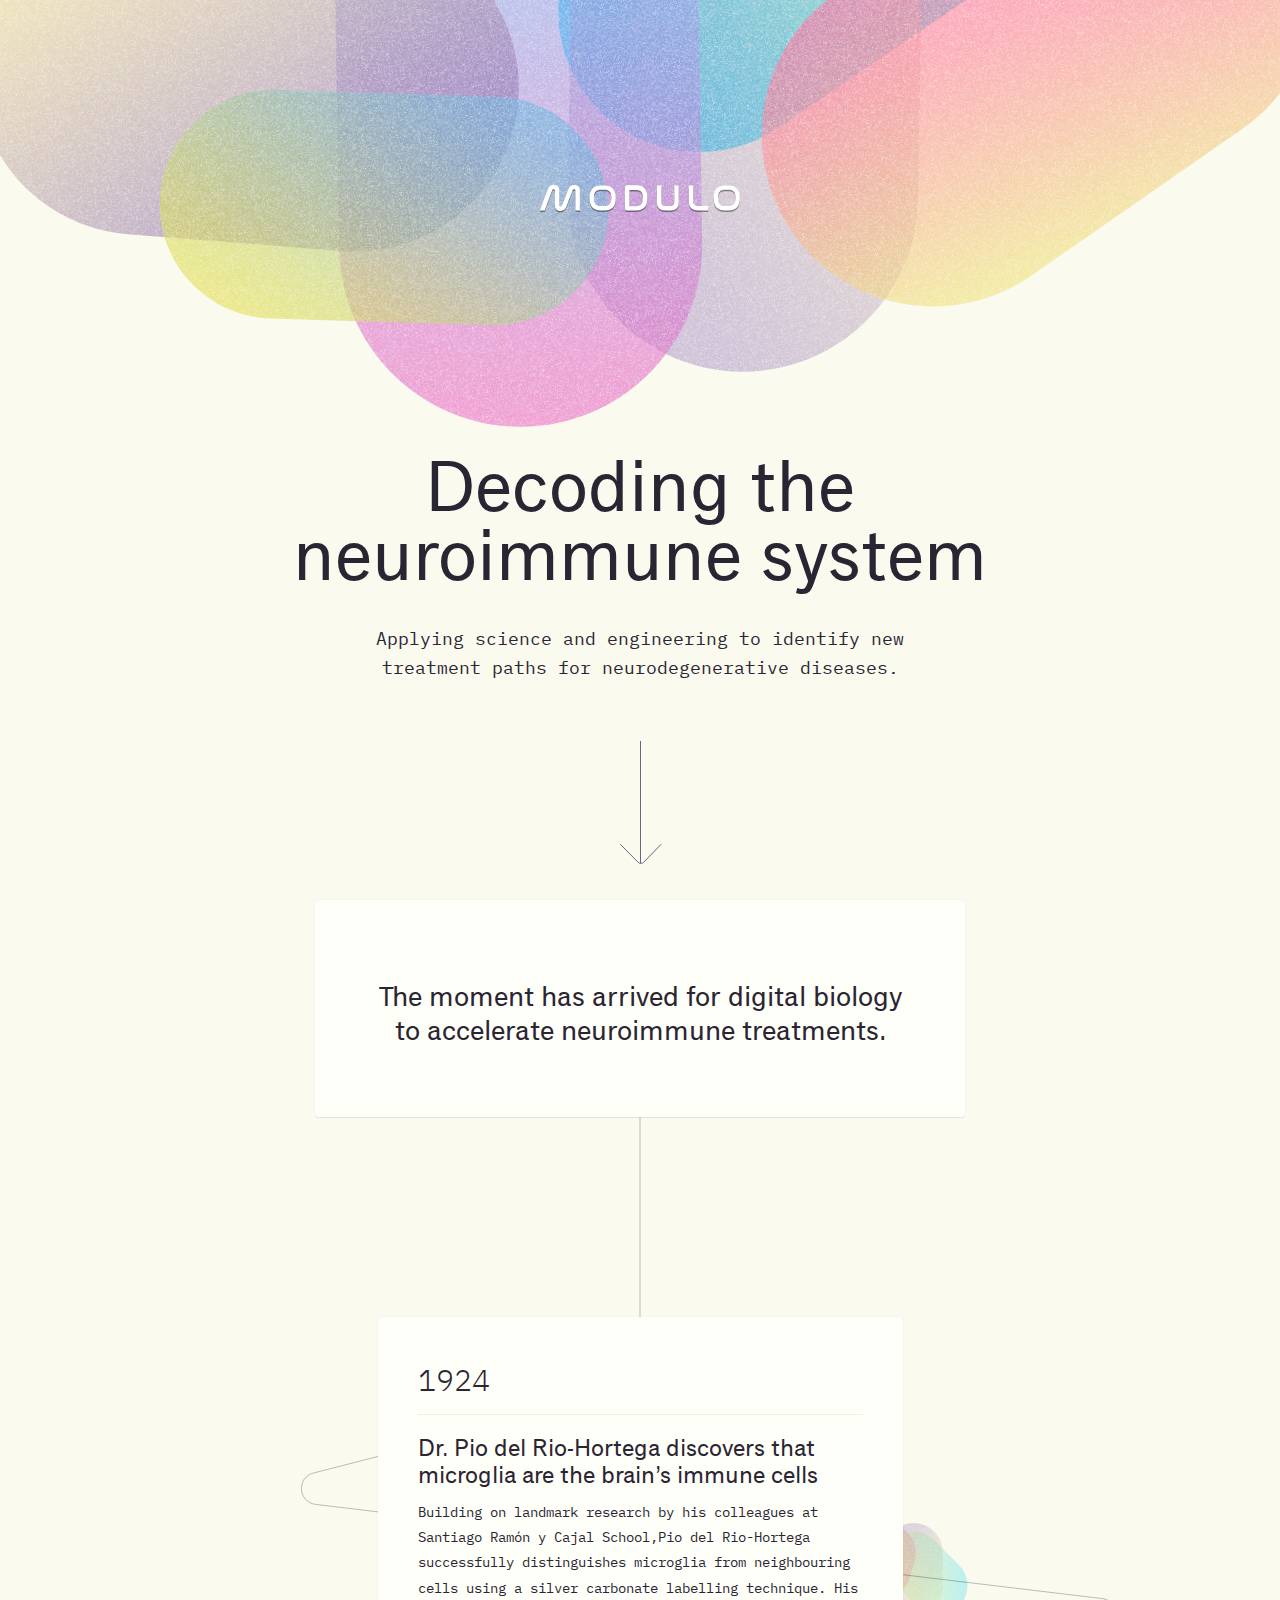
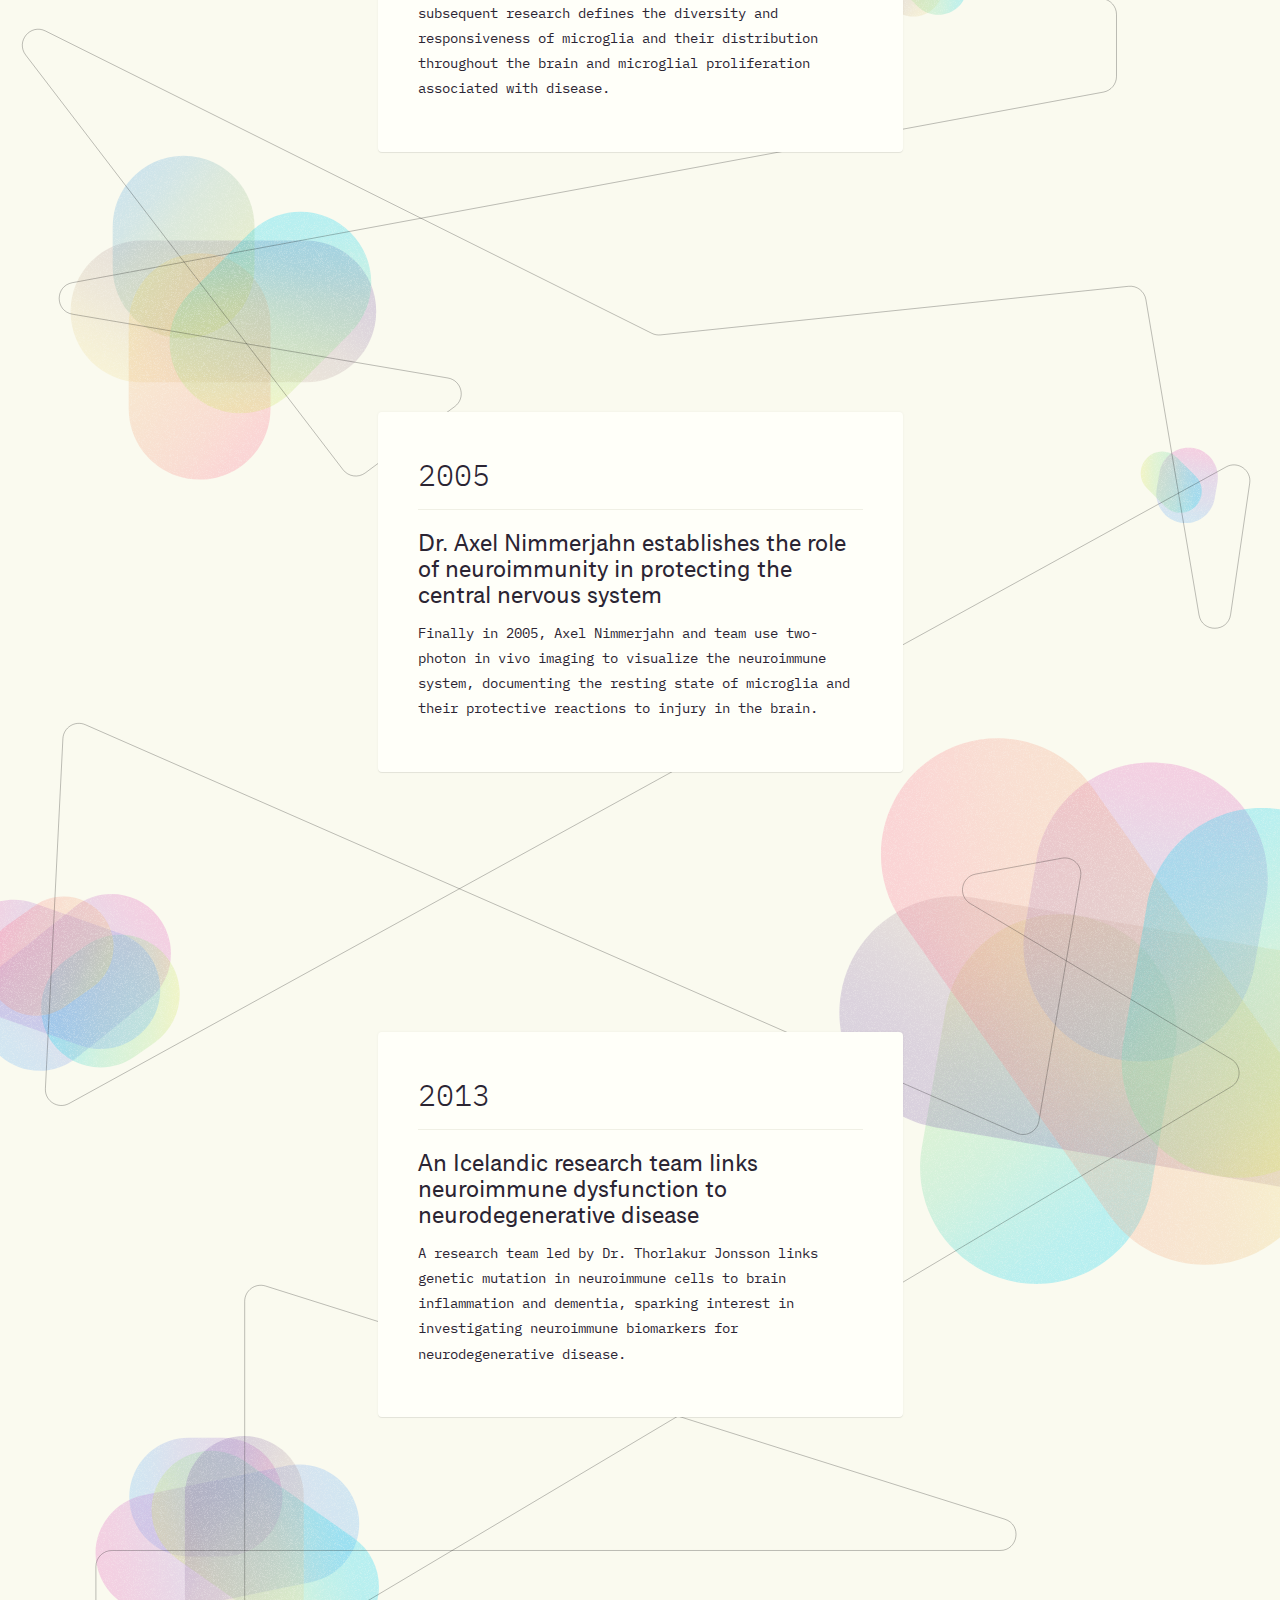
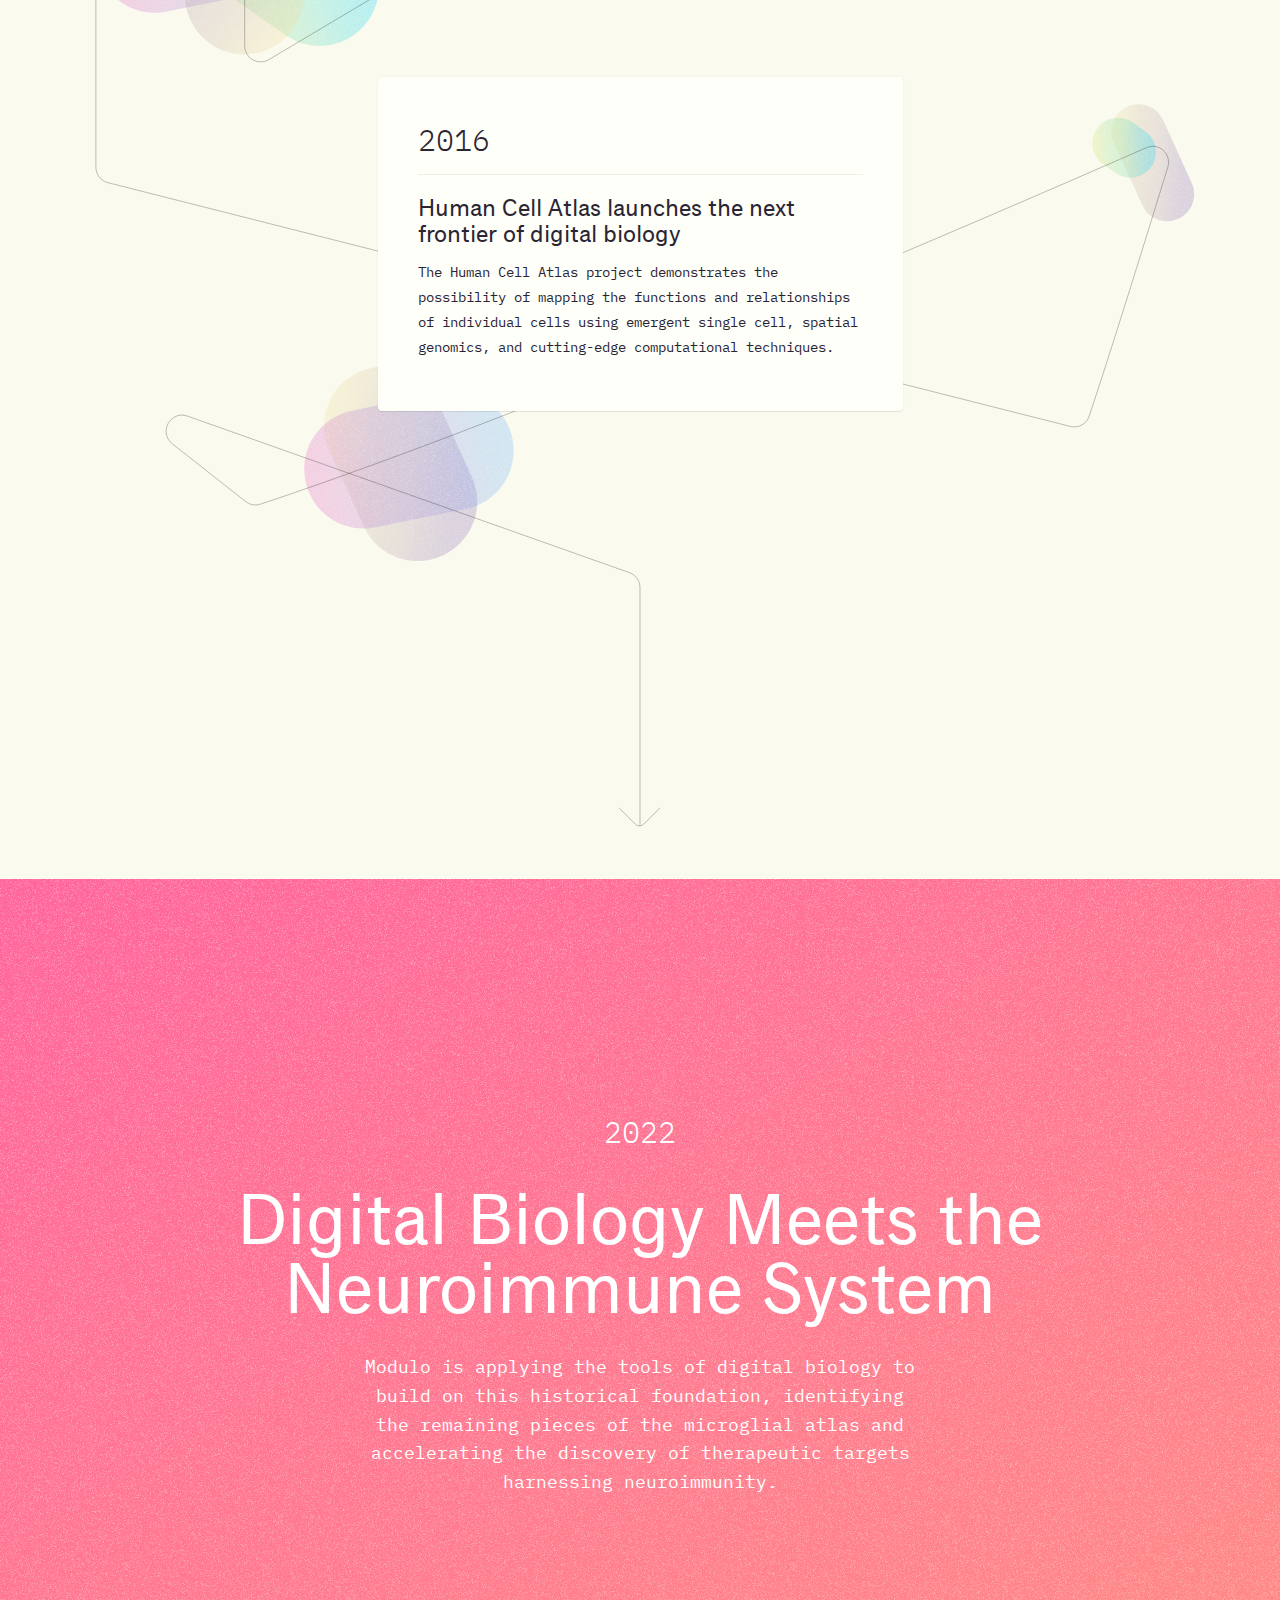
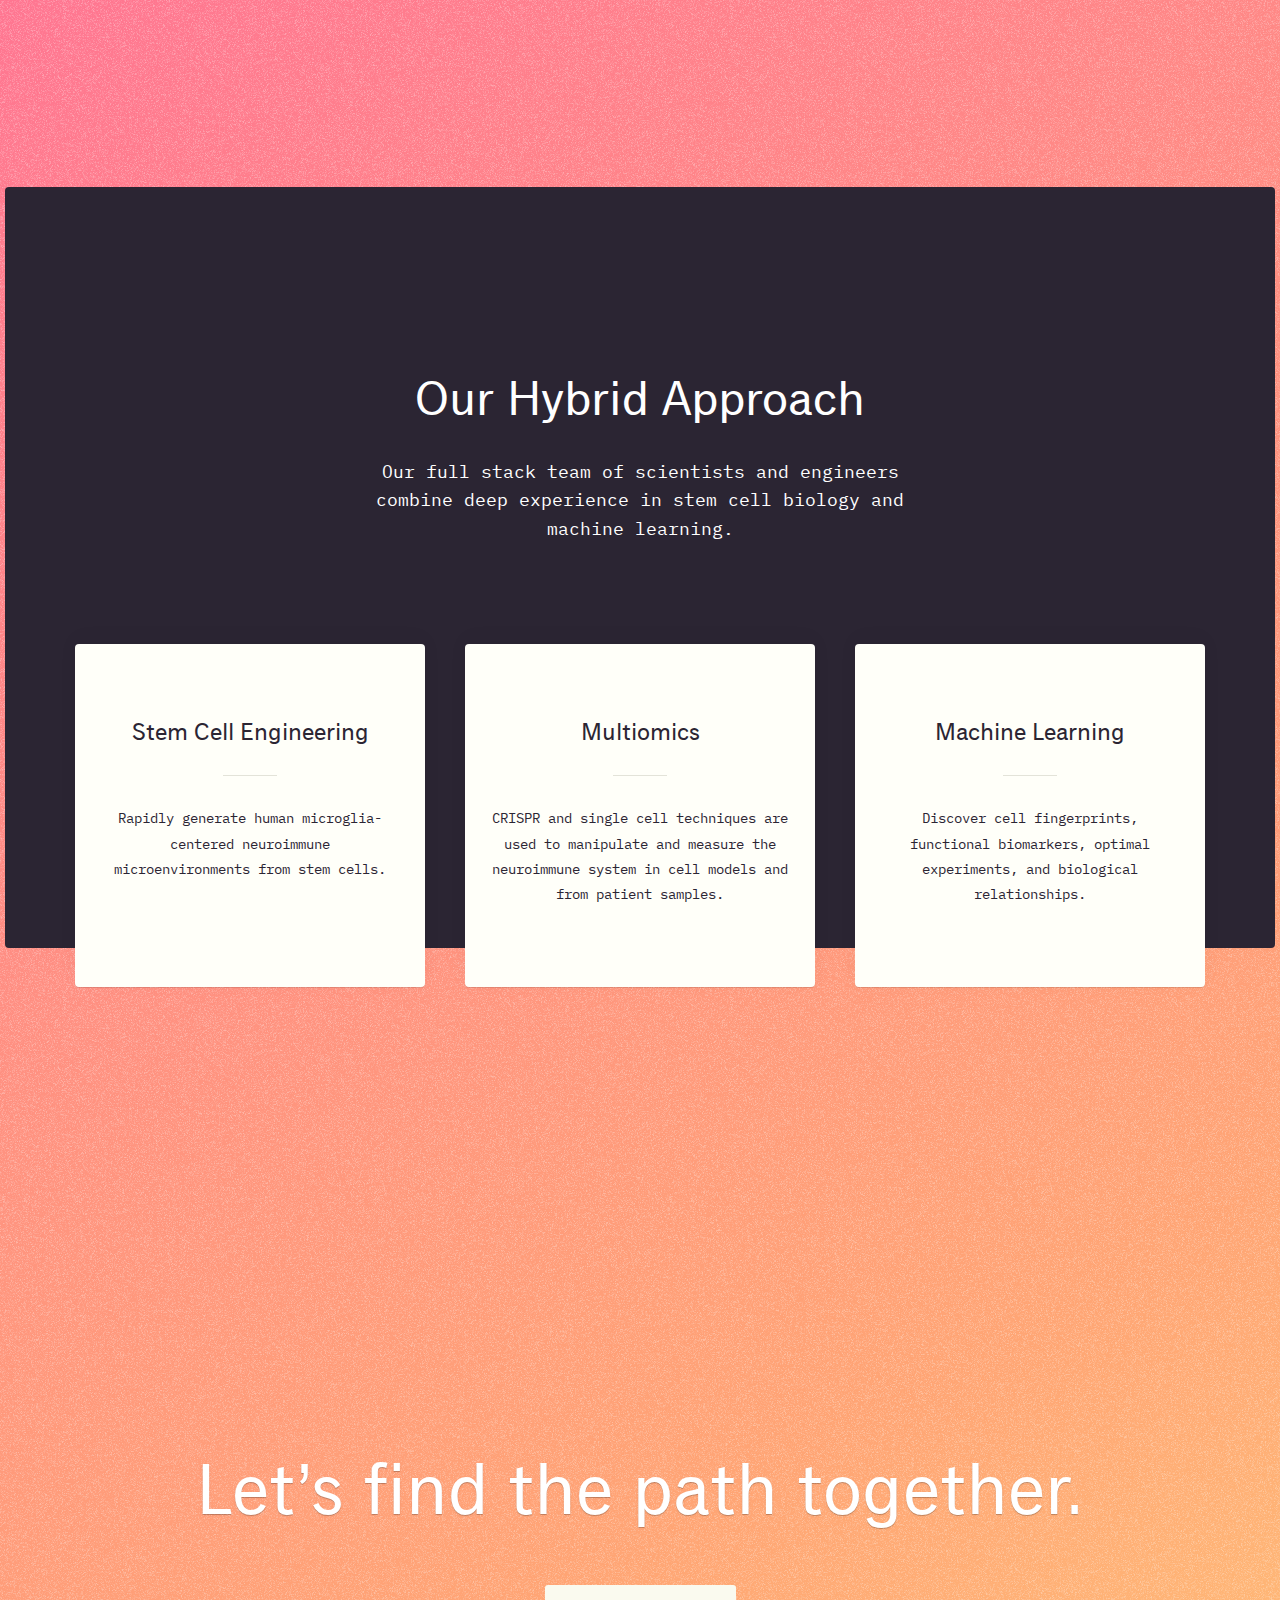
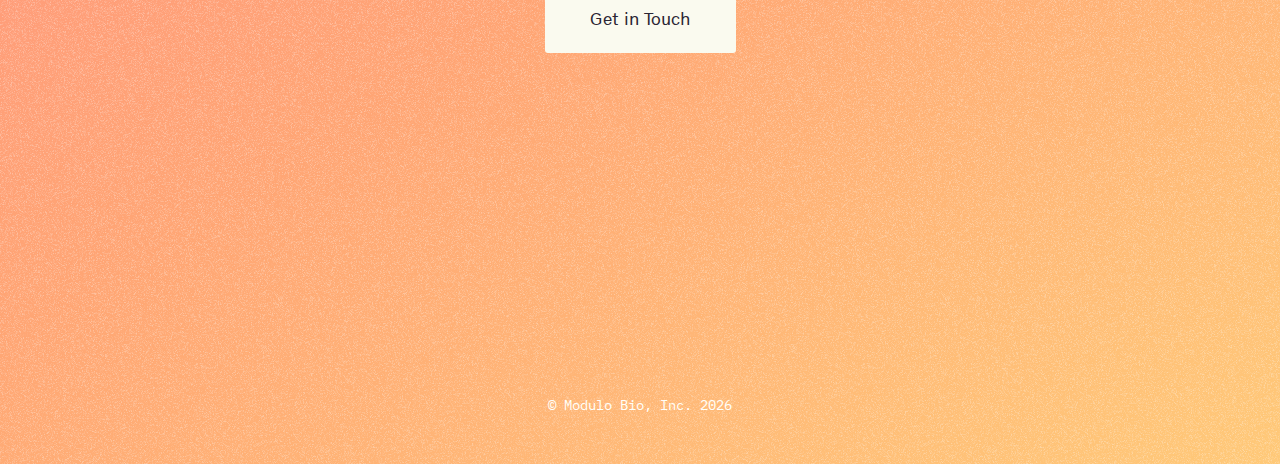
<file: index.html>
<!DOCTYPE html>
<!--  Last Published: Fri Jan 07 2022 00:57:30 GMT+0000 (Coordinated Universal Time)  -->
<html
  data-wf-page="61ce3fb78cdf72458155fbda"
  data-wf-site="61ce3fb78cdf727a3055fbd9"
  lang="en"
>
  <head>
    <meta charset="utf-8" />
    <title>Modulo | Decoding the neuroimmune system</title>
    <meta
      content="Modulo is decoding the neuroimmune system. Applying science and engineering to identify new treatment paths for neurodegenerative diseases."
      name="description"
    />
    <meta
      content="Modulo | Decoding the neuroimmune system"
      property="og:title"
    />
    <meta
      content="Modulo is decoding the neuroimmune system. Applying science and engineering to identify new treatment paths for neurodegenerative diseases."
      property="og:description"
    />
    <meta content="images/modulo-new-og.png" property="og:image" />
    <meta
      content="Modulo | Decoding the neuroimmune system"
      property="twitter:title"
    />
    <meta
      content="Modulo is decoding the neuroimmune system. Applying science and engineering to identify new treatment paths for neurodegenerative diseases."
      property="twitter:description"
    />
    <meta content="images/modulo-new-og.png" property="twitter:image" />
    <meta property="og:type" content="website" />
    <meta content="summary_large_image" name="twitter:card" />
    <meta content="width=device-width, initial-scale=1" name="viewport" />
    <link href="images/apple-icon.png" rel="apple-touch-icon" />
    <link href="css/normalize.css" rel="stylesheet" type="text/css" />
    <link href="css/components.css" rel="stylesheet" type="text/css" />
    <link href="css/modulo-neuroimmune.css" rel="stylesheet" type="text/css" />
    <!-- [if lt IE 9]><script src="https://cdnjs.cloudflare.com/ajax/libs/html5shiv/3.7.3/html5shiv.min.js" type="text/javascript"></script><![endif] -->
    <script type="text/javascript">
      !(function (o, c) {
        var n = c.documentElement,
          t = " w-mod-";
        (n.className += t + "js"),
          ("ontouchstart" in o ||
            (o.DocumentTouch && c instanceof DocumentTouch)) &&
            (n.className += t + "touch");
      })(window, document);
    </script>
    <link href="images/favicon.ico" rel="shortcut icon" type="image/x-icon" />
    <link href="images/webclip.png" rel="apple-touch-icon" />
    <!-- Global site tag (gtag.js) - Google Analytics -->
    <script
      async
      src="https://www.googletagmanager.com/gtag/js?id=G-31PTGRE61L"
    ></script>
    <script>
      window.dataLayer = window.dataLayer || [];
      function gtag() {
        dataLayer.push(arguments);
      }
      gtag("js", new Date());

      gtag("config", "G-31PTGRE61L");
    </script>
  </head>
  <body class="home-body">
    <section class="hero-section wf-section">
      <div class="hero-image-wrapper">
        <svg
          width="100%"
          height="425"
          style="overflow: visible"
          opacity="0"
          xmlns="http://www.w3.org/2000/svg"
        >
          <g class="svg-centered hero-blobs">
            <g id="header-blob6">
              <linearGradient
                id="header-grad6"
                gradientUnits="userSpaceOnUse"
                x1="815.8"
                y1="191.8"
                x2="1203"
                y2="-578.6"
                gradientTransform="matrix(-0.58 -0.8 -0.8 0.58 746.5 608.1)"
              >
                <stop offset="0" stop-color="#00D4FF" />
                <stop offset="0.2" stop-color="#14D6F0" />
                <stop offset="0.33" stop-color="#39D9D6" />
                <stop offset="0.46" stop-color="#6CDDB0" />
                <stop offset="0.6" stop-color="#A3E288" />
                <stop offset="0.73" stop-color="#D0E667" />
                <stop offset="0.86" stop-color="#EBE853" />
                <stop offset="1" stop-color="#F4E94D" />
              </linearGradient>
              <clipPath id="header-cp6">
                <path
                  id="header-path6"
                  d="M-43.5,45.2L-43.5,45.2c-45.7-62.8-31.8-150.8,31-196.5l294.9-214.5c62.8-45.7,150.8-31.8,196.5,31l0,0 c45.7,62.8,31.8,150.8-31,196.5L153.1,76.2C90.2,121.9,2.2,108-43.5,45.2z"
                />
              </clipPath>
              <use
                fill="url(#header-grad6)"
                opacity="0.7"
                href="#header-path6"
              />
              <image
                y="-100"
                opacity="0.5"
                href="images/noise3.png"
                clip-path="url(#header-cp6)"
              />
            </g>

            <g id="header-blob5">
              <linearGradient
                id="header-grad5"
                gradientUnits="userSpaceOnUse"
                x1="-495"
                y1="-80.6"
                x2="155"
                y2="-490"
                gradientTransform="matrix(1 0 0 1 313 305)"
              >
                <stop offset="0" stop-color="#8365B4" />
                <stop offset="0.2" stop-color="#8C6FB2" />
                <stop offset="0.33" stop-color="#9D82AD" />
                <stop offset="0.46" stop-color="#B59DA7" />
                <stop offset="0.6" stop-color="#CFB9A0" />
                <stop offset="0.73" stop-color="#E4D09A" />
                <stop offset="0.86" stop-color="#F1DF97" />
                <stop offset="1" stop-color="#F5E396" />
              </linearGradient>
              <clipPath id="header-cp5">
                <path
                  id="header-path5"
                  d="M111.3,395.3 L111.3,395.3c96.7,0,175.1-78.4,175.1-175.1v-360c0-96.7-78.4-175.1-175.1-175.1l0,0c-96.7,0-175.1,78.4-175.1,175.1v360 C-63.8,316.9,14.6,395.3,111.3,395.3z"
                />
              </clipPath>
              <use
                fill="url(#header-grad5)"
                opacity="0.4"
                href="#header-path5"
              />
              <image
                x="-100"
                y="-100"
                opacity="0.5"
                href="images/noise3.png"
                clip-path="url(#header-cp5)"
              />
            </g>

            <g id="header-blob4">
              <linearGradient
                id="header-grad4"
                gradientUnits="userSpaceOnUse"
                x1="1015.4274"
                y1="-23.4624"
                x2="1010.2784"
                y2="-1180.7355"
                gradientTransform="matrix(-1 0 0 1 886.648 700.628)"
              >
                <stop offset="0" stop-color="#FF54B5" />
                <stop offset="0.2" stop-color="#F25CBB" />
                <stop offset="0.33" stop-color="#DA6CC6" />
                <stop offset="0.46" stop-color="#B882D6" />
                <stop offset="0.6" stop-color="#959AE6" />
                <stop offset="0.73" stop-color="#77ADF4" />
                <stop offset="0.86" stop-color="#65B8FC" />
                <stop offset="1" stop-color="#60BCFF" />
              </linearGradient>
              <clipPath id="header-cp4">
                <path
                  id="header-path4"
                  d="M-126.1,395.3L-126.1,395.3c-100.2,0-181.5-81.2-181.5-181.5V-42.3c0-100.2,81.2-181.5,181.5-181.5l0,0 c100.2,0,181.5,81.2,181.5,181.5v256.2C55.3,314.1-25.9,395.3-126.1,395.3z"
                />
              </clipPath>
              <use
                fill="url(#header-grad4)"
                opacity="0.6"
                href="#header-path4"
              />
              <image
                x="-400"
                y="-100"
                opacity="0.5"
                href="images/noise3.png"
                clip-path="url(#header-cp4)"
              />
            </g>

            <g id="header-blob3">
              <linearGradient
                id="header-grad3"
                gradientUnits="userSpaceOnUse"
                x1="87.6059"
                y1="-231.3201"
                x2="620.4379"
                y2="-641.8021"
                gradientTransform="matrix(-4.371140e-08 -1 1 -4.371140e-08 48.089 322.973)"
              >
                <stop offset="0" stop-color="#8365B4" />
                <stop offset="0.2" stop-color="#8C6FB2" />
                <stop offset="0.33" stop-color="#9D82AD" />
                <stop offset="0.46" stop-color="#B59DA7" />
                <stop offset="0.6" stop-color="#CFB9A0" />
                <stop offset="0.73" stop-color="#E4D09A" />
                <stop offset="0.86" stop-color="#F1DF97" />
                <stop offset="1" stop-color="#F5E396" />
              </linearGradient>
              <clipPath id="header-cp3">
                <path
                  id="header-path3"
                  d="M-96.9-4.9L-96.9-4.9c0-90.5-73.4-163.9-163.9-163.9l-215.1,0c-90.5,0-163.9,73.4-163.9,163.9l0,0 c0,90.5,73.4,163.9,163.9,163.9l215.1,0C-170.3,159-96.9,85.6-96.9-4.9z"
                />
              </clipPath>
              <use
                fill="url(#header-grad3)"
                opacity="0.6"
                href="#header-path3"
              />
              <image
                x="-700"
                y="-300"
                opacity="0.5"
                href="images/noise3.png"
                clip-path="url(#header-cp3)"
              />
            </g>

            <g id="header-blob2">
              <linearGradient
                id="header-grad2"
                gradientUnits="userSpaceOnUse"
                x1="573.8235"
                y1="-574.6866"
                x2="88.7305"
                y2="-274.0696"
                gradientTransform="matrix(6.123234e-17 1 1 -6.123234e-17 168.2959 -158.5781)"
              >
                <stop offset="0" stop-color="#F0E131" />
                <stop offset="0.2" stop-color="#E4DD40" />
                <stop offset="0.33" stop-color="#CDD45C" />
                <stop offset="0.46" stop-color="#ADC984" />
                <stop offset="0.6" stop-color="#8BBCAE" />
                <stop offset="0.73" stop-color="#6FB2D0" />
                <stop offset="0.86" stop-color="#5EACE5" />
                <stop offset="1" stop-color="#58AAEC" />
              </linearGradient>
              <clipPath id="header-cp2">
                <path
                  id="header-path2"
                  d="M-26.6,164.1L-26.6,164.1c0,63.1-51.2,114.3-114.3,114.3h-219.9c-63.1,0-114.3-51.2-114.3-114.3l0,0 c0-63.1,51.2-114.3,114.3-114.3h219.9C-77.7,49.9-26.6,101-26.6,164.1z"
                />
              </clipPath>
              <use
                fill="url(#header-grad2)"
                opacity="0.6"
                href="#header-path2"
              />
              <image
                x="-500"
                opacity="0.5"
                href="images/noise3.png"
                clip-path="url(#header-cp2)"
              />
            </g>

            <g id="header-blob1">
              <linearGradient
                id="header-grad1"
                gradientUnits="userSpaceOnUse"
                x1="1058.5533"
                y1="-55.3734"
                x2="507.1643"
                y2="81.2495"
                gradientTransform="matrix(0.6216 0.7833 0.7833 -0.6216 -89.6849 -504.2431)"
              >
                <stop offset="0" stop-color="#E9FF64" />
                <stop offset="0.2" stop-color="#EBF268" />
                <stop offset="0.33" stop-color="#EEDB71" />
                <stop offset="0.46" stop-color="#F3BA7D" />
                <stop offset="0.6" stop-color="#F89789" />
                <stop offset="0.73" stop-color="#FC7B93" />
                <stop offset="0.86" stop-color="#FE699A" />
                <stop offset="1" stop-color="#FF649C" />
              </linearGradient>
              <clipPath id="header-cp1">
                <path
                  id="header-path1"
                  d="M605.6-165.6 L605.6-165.6c58.9,74.2,46.5,182.1-27.7,241L376.5,235.1c-74.2,58.9-182.1,46.5-241-27.7l0,0c-58.9-74.2-46.5-182.1,27.7-241 l201.3-159.8C438.8-252.2,546.7-239.8,605.6-165.6z"
                />
              </clipPath>
              <use
                fill="url(#header-grad1)"
                opacity="0.6"
                href="#header-path1"
              />
              <image
                y="-200"
                opacity="0.5"
                href="images/noise3.png"
                clip-path="url(#header-cp1)"
              />
            </g>
          </g>
        </svg>
      </div>
      <div class="container hero-container w-container">
        <h1 class="h1 hero-h1">Decoding the<br />neuroimmune system</h1>
        <p class="hero-paragraph">
          Applying science and engineering to identify new treatment paths for
          neurodegenerative diseases.
        </p>
      </div>
      <div class="container hero-container arrow-container w-container">
        <div class="hero-arrow-wrapper">
          <div class="hero-arrow-line"></div>
          <img
            src="images/arrow-point-hero.svg"
            loading="lazy"
            alt=""
            class="down-arrow"
          />
        </div>
      </div>
    </section>

    <section class="timeline-section wf-section">
      <div class="container narrow _1 w-container">
        <article class="timeline-card top">
          <h2 class="h2 timeline-top">
            The moment has arrived for digital biology to accelerate neuroimmune
            treatments.
          </h2>
        </article>
      </div>
      <div class="timeline-wrapper">
        <div class="timeline-wrapper-bg">
          <svg
            width="100%"
            height="3000"
            opacity="0"
            xmlns="http://www.w3.org/2000/svg"
          >
            <g class="svg-centered" fill="none">
              <g id="blobs1" class="blobs">
                <g>
                  <linearGradient
                    id="blobs1-grad1"
                    gradientUnits="userSpaceOnUse"
                    x1="231"
                    y1="2290"
                    x2="324"
                    y2="2216"
                    gradientTransform="matrix(1 0 0 -1 0 2710)"
                  >
                    <stop offset="0" stop-color="#8365B4" />
                    <stop offset="0.2" stop-color="#8C6FB2" />
                    <stop offset="0.3" stop-color="#9D82AD" />
                    <stop offset="0.4" stop-color="#B59DA7" />
                    <stop offset="0.6" stop-color="#CFB9A0" />
                    <stop offset="0.7" stop-color="#E4D09A" />
                    <stop offset="0.8" stop-color="#F1DF97" />
                    <stop offset="1" stop-color="#F5E396" />
                  </linearGradient>
                  <clipPath id="blobs1-cp1">
                    <path
                      id="blobs1-path1"
                      d="M273.4,406.1L273.4,406.1c16.2,0,29.3,13.1,29.3,29.3v34.9c0,16.2-13.1,29.3-29.3,29.3l0,0 c-16.2,0-29.3-13.1-29.3-29.3v-34.9C244.1,419.2,257.3,406.1,273.4,406.1z"
                    />
                  </clipPath>
                  <use
                    fill="url(#blobs1-grad1)"
                    opacity="0.7"
                    href="#blobs1-path1"
                  />
                  <image
                    y="-100"
                    opacity="0.25"
                    href="images/noise3.png"
                    clip-path="url(#blobs1-cp1)"
                  />
                </g>
                <g>
                  <linearGradient
                    id="blobs1-grad2"
                    gradientUnits="userSpaceOnUse"
                    x1="-2"
                    y1="2030"
                    x2="91"
                    y2="1931"
                    gradientTransform="matrix(1 0 0 -1 -335 2339)"
                  >
                    <stop offset="0" stop-color="#FFEF64" />
                    <stop offset="0.2" stop-color="#EBF268" />
                    <stop offset="0.3" stop-color="#EEDB71" />
                    <stop offset="0.4" stop-color="#F3BA7D" />
                    <stop offset="0.6" stop-color="#F89789" />
                    <stop offset="0.7" stop-color="#FC7B93" />
                    <stop offset="0.8" stop-color="#FE699A" />
                    <stop offset="1" stop-color="#FF649C" />
                  </linearGradient>
                  <clipPath id="blobs1-cp2">
                    <path
                      id="blobs1-path2"
                      d="M254.4,407.5L254.4,407.5c15.6,4.4,24.7,20.6,20.3,36.1l-4.6,16.3c-4.4,15.6-20.6,24.7-36.1,20.3l0,0 c-15.6-4.4-24.7-20.6-20.3-36.1l4.6-16.3C222.6,412.2,238.8,403.1,254.4,407.5z"
                    />
                  </clipPath>
                  <use
                    fill="url(#blobs1-grad2)"
                    opacity="0.7"
                    href="#blobs1-path2"
                  />
                  <image
                    y="-100"
                    opacity="0.25"
                    href="images/noise3.png"
                    clip-path="url(#blobs1-cp2)"
                  />
                </g>
                <g>
                  <linearGradient
                    id="blobs1-grad3"
                    gradientUnits="userSpaceOnUse"
                    x1="1309"
                    y1="6.5"
                    x2="1408"
                    y2="-88"
                    gradientTransform="matrix(-0.7 0.7 0.7 0.7 1265.8 -475)"
                  >
                    <stop offset="0" stop-color="#00D4FF" />
                    <stop offset="0.2" stop-color="#14D6F0" />
                    <stop offset="0.3" stop-color="#39D9D6" />
                    <stop offset="0.4" stop-color="#6CDDB0" />
                    <stop offset="0.6" stop-color="#A3E288" />
                    <stop offset="0.7" stop-color="#D0E667" />
                    <stop offset="0.8" stop-color="#EBE853" />
                    <stop offset="1" stop-color="#F4E94D" />
                  </linearGradient>
                  <clipPath id="blobs1-cp3">
                    <path
                      id="blobs1-path3"
                      d="M318.9,489.3L318.9,489.3c-11.4,11.4-30,11.4-41.4,0l-24.7-24.7c-11.4-11.4-11.4-30,0-41.4l0,0 c11.4-11.4,30-11.4,41.4,0l24.7,24.7C330.3,459.3,330.3,477.9,318.9,489.3z"
                    />
                  </clipPath>
                  <use
                    fill="url(#blobs1-grad3)"
                    opacity="0.7"
                    href="#blobs1-path3"
                  />
                  <image
                    y="-100"
                    opacity="0.25"
                    href="images/noise3.png"
                    clip-path="url(#blobs1-cp3)"
                  />
                </g>
              </g>

              <g id="blobs2" class="blobs">
                <g>
                  <linearGradient
                    id="blobs2-grad1"
                    gradientUnits="userSpaceOnUse"
                    x1="-273.5952"
                    y1="42.3161"
                    x2="-1.5782"
                    y2="-118.7339"
                    gradientTransform="matrix(6.123234e-17 1 1 -6.123234e-17 -386.34 945.344)"
                  >
                    <stop offset="0" stop-color="#8365B4" />
                    <stop offset="0.2" stop-color="#8C6FB2" />
                    <stop offset="0.3" stop-color="#9D82AD" />
                    <stop offset="0.4" stop-color="#B59DA7" />
                    <stop offset="0.6" stop-color="#CFB9A0" />
                    <stop offset="0.7" stop-color="#E4D09A" />
                    <stop offset="0.8" stop-color="#F1DF97" />
                    <stop offset="1" stop-color="#F5E396" />
                  </linearGradient>
                  <clipPath id="blobs2-cp1">
                    <path
                      id="blobs2-path1"
                      d="M-263.8,794.4L-263.8,794.4c0,39.2-31.7,70.9-70.9,70.9h-163.8c-39.2,0-70.9-31.7-70.9-70.9v0 c0-39.2,31.7-70.9,70.9-70.9h163.8C-295.6,723.5-263.8,755.2-263.8,794.4z"
                    />
                  </clipPath>
                  <use
                    fill="url(#blobs2-grad1)"
                    opacity="0.7"
                    href="#blobs2-path1"
                  />
                  <image
                    x="-600"
                    y="100"
                    opacity="0.25"
                    href="images/noise3.png"
                    clip-path="url(#blobs2-cp1)"
                  />
                </g>
                <g>
                  <linearGradient
                    id="blobs2-grad2"
                    gradientUnits="userSpaceOnUse"
                    x1="-342"
                    y1="1872"
                    x2="-562"
                    y2="2080"
                    gradientTransform="matrix(1 0 0 -1 0 2710)"
                  >
                    <stop offset="0" stop-color="#F0E131" />
                    <stop offset="0.2" stop-color="#E4DD40" />
                    <stop offset="0.3" stop-color="#CDD45C" />
                    <stop offset="0.4" stop-color="#ADC984" />
                    <stop offset="0.6" stop-color="#8BBCAE" />
                    <stop offset="0.7" stop-color="#6FB2D0" />
                    <stop offset="0.8" stop-color="#5EACE5" />
                    <stop offset="1" stop-color="#58AAEC" />
                  </linearGradient>
                  <clipPath id="blobs2-cp2">
                    <path
                      id="blobs2-path2"
                      d="M-456.4,638.8L-456.4,638.8c39.2,0,70.9,31.7,70.9,70.9v40.9c0,39.2-31.7,70.9-70.9,70.9h0 c-39.2,0-70.9-31.7-70.9-70.9v-40.9C-527.3,670.5-495.5,638.8-456.4,638.8z"
                    />
                  </clipPath>
                  <use
                    fill="url(#blobs2-grad2)"
                    opacity="0.7"
                    href="#blobs2-path2"
                  />
                  <image
                    x="-600"
                    y="100"
                    opacity="0.25"
                    href="images/noise3.png"
                    clip-path="url(#blobs2-cp2)"
                  />
                </g>
                <g>
                  <linearGradient
                    id="blobs2-grad3"
                    gradientUnits="userSpaceOnUse"
                    x1="-620"
                    y1="2013"
                    x2="-269"
                    y2="1715"
                    gradientTransform="matrix(1 0 0 -1 0 2710)"
                  >
                    <stop offset="0" stop-color="#E9FF64" />
                    <stop offset="0.2" stop-color="#EBF268" />
                    <stop offset="0.3" stop-color="#EEDB71" />
                    <stop offset="0.4" stop-color="#F3BA7D" />
                    <stop offset="0.6" stop-color="#F89789" />
                    <stop offset="0.7" stop-color="#FC7B93" />
                    <stop offset="0.8" stop-color="#FE699A" />
                    <stop offset="1" stop-color="#FF649C" />
                  </linearGradient>
                  <clipPath id="blobs2-cp3">
                    <path
                      id="blobs2-path3"
                      d="M-440.4,736.3L-440.4,736.3c39.2,0,70.9,31.7,70.9,70.9v84.5c0,39.2-31.7,70.9-70.9,70.9h0 c-39.2,0-70.9-31.7-70.9-70.9v-84.5C-511.3,768.1-479.5,736.3-440.4,736.3z"
                    />
                  </clipPath>
                  <use
                    fill="url(#blobs2-grad3)"
                    opacity="0.7"
                    href="#blobs2-path3"
                  />
                  <image
                    x="-600"
                    y="100"
                    opacity="0.25"
                    href="images/noise3.png"
                    clip-path="url(#blobs2-cp3)"
                  />
                </g>
                <g>
                  <linearGradient
                    id="blobs2-grad4"
                    gradientUnits="userSpaceOnUse"
                    x1="-736"
                    y1="1089"
                    x2="-497"
                    y2="859"
                    gradientTransform="matrix(0.7071 0.7071 0.7071 -0.7071 -622.012 1944.1879)"
                  >
                    <stop offset="0" stop-color="#00D4FF" />
                    <stop offset="0.2" stop-color="#14D6F0" />
                    <stop offset="0.3" stop-color="#39D9D6" />
                    <stop offset="0.4" stop-color="#6CDDB0" />
                    <stop offset="0.6" stop-color="#A3E288" />
                    <stop offset="0.7" stop-color="#D0E667" />
                    <stop offset="0.8" stop-color="#EBE853" />
                    <stop offset="1" stop-color="#F4E94D" />
                  </linearGradient>
                  <clipPath id="blobs2-cp4">
                    <path
                      id="blobs2-path4"
                      d="M-289.5,715.4L-289.5,715.4c27.7,27.7,27.7,72.6,0,100.3l-59.8,59.8c-27.7,27.7-72.6,27.7-100.3,0l0,0 c-27.7-27.7-27.7-72.6,0-100.3l59.8-59.8C-362,687.7-317.1,687.7-289.5,715.4z"
                    />
                  </clipPath>
                  <use
                    fill="url(#blobs2-grad4)"
                    opacity="0.7"
                    href="#blobs2-path4"
                  />
                  <image
                    x="-600"
                    y="100"
                    opacity="0.25"
                    href="images/noise3.png"
                    clip-path="url(#blobs2-cp4)"
                  />
                </g>
              </g>

              <g id="blobs3" class="blobs">
                <g>
                  <linearGradient
                    id="blobs3-grad1"
                    gradientUnits="userSpaceOnUse"
                    x1="413"
                    y1="1643"
                    x2="412"
                    y2="1501"
                    gradientTransform="matrix(0.9855 0.1696 0.1696 -0.9855 -126.6554 2446.7141)"
                  >
                    <stop offset="0" stop-color="#FF54B5" />
                    <stop offset="0.2" stop-color="#F25CBB" />
                    <stop offset="0.3" stop-color="#DA6CC6" />
                    <stop offset="0.4" stop-color="#B882D6" />
                    <stop offset="0.6" stop-color="#959AE6" />
                    <stop offset="0.7" stop-color="#77ADF4" />
                    <stop offset="0.8" stop-color="#65B8FC" />
                    <stop offset="1" stop-color="#60BCFF" />
                  </linearGradient>
                  <clipPath id="blobs3-cp1">
                    <path
                      id="blobs3-path1"
                      d="M553.5,931.1L553.5,931.1c16,2.8,26.7,18,24,33.9l-2.9,16.7c-2.8,16-18,26.7-33.9,24h0 c-16-2.8-26.7-18-24-33.9l2.9-16.7C522.3,939.1,537.5,928.3,553.5,931.1z"
                    />
                  </clipPath>
                  <use
                    fill="url(#blobs3-grad1)"
                    opacity="0.7"
                    href="#blobs3-path1"
                  />
                  <image
                    x="200"
                    y="200"
                    opacity="0.25"
                    href="images/noise3.png"
                    clip-path="url(#blobs3-cp1)"
                  />
                </g>
                <g>
                  <linearGradient
                    id="blobs3-grad2"
                    gradientUnits="userSpaceOnUse"
                    x1="1543"
                    y1="-497"
                    x2="1616"
                    y2="-567"
                    gradientTransform="matrix(-0.7071 0.7071 0.7071 0.7071 2017.8033 224.4786)"
                  >
                    <stop offset="0" stop-color="#00D4FF" />
                    <stop offset="0.2" stop-color="#14D6F0" />
                    <stop offset="0.3" stop-color="#39D9D6" />
                    <stop offset="0.4" stop-color="#6CDDB0" />
                    <stop offset="0.6" stop-color="#A3E288" />
                    <stop offset="0.7" stop-color="#D0E667" />
                    <stop offset="0.8" stop-color="#EBE853" />
                    <stop offset="1" stop-color="#F4E94D" />
                  </linearGradient>
                  <clipPath id="blobs3-cp2">
                    <path
                      id="blobs3-path2"
                      d="M555.5,989.4L555.5,989.4c-8.4,8.4-22,8.4-30.4,0l-18.1-18.1c-8.4-8.4-8.4-22,0-30.4l0,0 c8.4-8.4,22-8.4,30.4,0l18.1,18.1C563.9,967.3,563.9,981,555.5,989.4z"
                    />
                  </clipPath>
                  <use
                    fill="url(#blobs3-grad2)"
                    opacity="0.7"
                    href="#blobs3-path2"
                  />
                  <image
                    x="200"
                    y="200"
                    opacity="0.25"
                    href="images/noise3.png"
                    clip-path="url(#blobs3-cp2)"
                  />
                </g>
              </g>

              <g id="blobs4" class="blobs">
                <g>
                  <linearGradient
                    id="blobs4-grad1"
                    gradientUnits="userSpaceOnUse"
                    x1="1618"
                    y1="1324"
                    x2="1616"
                    y2="929"
                    gradientTransform="matrix(-0.6267 -0.7792 0.7792 -0.6267 -425.5271 3429.6018)"
                  >
                    <stop offset="0" stop-color="#FF54B5" />
                    <stop offset="0.2" stop-color="#F25CBB" />
                    <stop offset="0.3" stop-color="#DA6CC6" />
                    <stop offset="0.4" stop-color="#B882D6" />
                    <stop offset="0.6" stop-color="#959AE6" />
                    <stop offset="0.7" stop-color="#77ADF4" />
                    <stop offset="0.8" stop-color="#65B8FC" />
                    <stop offset="1" stop-color="#60BCFF" />
                  </linearGradient>
                  <clipPath id="blobs4-cp1">
                    <path
                      id="blobs4-path1"
                      d="M-482.2,1399.3L-482.2,1399.3c-20.6-25.6-57.9-29.6-83.5-9.1l-72,57.9c-25.6,20.6-29.6,57.9-9.1,83.5l0,0 c20.6,25.6,57.9,29.6,83.5,9.1l72-57.9C-465.7,1462.2-461.6,1424.8-482.2,1399.3z"
                    />
                  </clipPath>
                  <use
                    fill="url(#blobs4-grad1)"
                    opacity="0.7"
                    href="#blobs4-path1"
                  />
                  <image
                    x="-700"
                    y="700"
                    opacity="0.25"
                    href="images/noise3.png"
                    clip-path="url(#blobs4-cp1)"
                  />
                </g>
                <g>
                  <linearGradient
                    id="blobs4-grad2"
                    gradientUnits="userSpaceOnUse"
                    x1="-1046.335"
                    y1="1664.1625"
                    x2="-899.2731"
                    y2="1476.6886"
                    gradientTransform="matrix(0.5756 0.8178 -0.8178 0.5756 1331.2301 1376.6208)"
                  >
                    <stop offset="0" stop-color="#00D4FF" />
                    <stop offset="0.2" stop-color="#14D6F0" />
                    <stop offset="0.3" stop-color="#39D9D6" />
                    <stop offset="0.4" stop-color="#6CDDB0" />
                    <stop offset="0.6" stop-color="#A3E288" />
                    <stop offset="0.7" stop-color="#D0E667" />
                    <stop offset="0.8" stop-color="#EBE853" />
                    <stop offset="1" stop-color="#F4E94D" />
                  </linearGradient>
                  <clipPath id="blobs4-cp2">
                    <path
                      id="blobs4-path2"
                      d="M-588,1525.2L-588,1525.2c18.9,26.8,55.9,33.3,82.8,14.4l19.7-13.9c26.8-18.9,33.3-55.9,14.4-82.8l0,0 c-18.9-26.8-55.9-33.3-82.8-14.4l-19.7,13.9C-600.4,1461.4-606.9,1498.4-588,1525.2z"
                    />
                  </clipPath>
                  <use
                    fill="url(#blobs4-grad2)"
                    opacity="0.7"
                    href="#blobs4-path2"
                  />
                  <image
                    x="-700"
                    y="700"
                    opacity="0.25"
                    href="images/noise3.png"
                    clip-path="url(#blobs4-cp2)"
                  />
                </g>
                <g>
                  <linearGradient
                    id="blobs4-grad3"
                    gradientUnits="userSpaceOnUse"
                    x1="855.0135"
                    y1="1617.7312"
                    x2="853.1837"
                    y2="1223.0372"
                    gradientTransform="matrix(0.3315 -0.9435 -0.9435 -0.3315 470.2431 2732.5813)"
                  >
                    <stop offset="0" stop-color="#FF54B5" />
                    <stop offset="0.2" stop-color="#F25CBB" />
                    <stop offset="0.3" stop-color="#DA6CC6" />
                    <stop offset="0.4" stop-color="#B882D6" />
                    <stop offset="0.6" stop-color="#959AE6" />
                    <stop offset="0.7" stop-color="#77ADF4" />
                    <stop offset="0.8" stop-color="#65B8FC" />
                    <stop offset="1" stop-color="#60BCFF" />
                  </linearGradient>
                  <clipPath id="blobs4-cp3">
                    <path
                      id="blobs4-path3"
                      d="M-682.3,1422.4L-682.3,1422.4c10.9-31,44.8-47.2,75.7-36.4l87.1,30.6c30.9,10.9,47.2,44.8,36.4,75.7l0,0 c-10.9,30.9-44.8,47.2-75.7,36.4l-87.1-30.6C-676.9,1487.3-693.1,1453.4-682.3,1422.4z"
                    />
                  </clipPath>
                  <use
                    fill="url(#blobs4-grad3)"
                    opacity="0.7"
                    href="#blobs4-path3"
                  />
                  <image
                    x="-700"
                    y="700"
                    opacity="0.25"
                    href="images/noise3.png"
                    clip-path="url(#blobs4-cp3)"
                  />
                </g>
                <g>
                  <linearGradient
                    id="blobs4-grad4"
                    gradientUnits="userSpaceOnUse"
                    x1="697.794"
                    y1="-863.2462"
                    x2="830.558"
                    y2="-1103.5671"
                    gradientTransform="matrix(-0.8168 0.5769 0.5769 0.8168 604.4385 1802.9434)"
                  >
                    <stop offset="0" stop-color="#E9FF64" />
                    <stop offset="0.2" stop-color="#EBF268" />
                    <stop offset="0.3" stop-color="#EEDB71" />
                    <stop offset="0.4" stop-color="#F3BA7D" />
                    <stop offset="0.6" stop-color="#F89789" />
                    <stop offset="0.7" stop-color="#FC7B93" />
                    <stop offset="0.8" stop-color="#FE699A" />
                    <stop offset="1" stop-color="#FF649C" />
                  </linearGradient>
                  <clipPath id="blobs4-cp4">
                    <path
                      id="blobs4-path4"
                      d="M-547.6,1470.3l-27.3,19.3c-22.5,15.9-53.7,10.6-69.6-12l0,0c-15.9-22.5-10.6-53.7,12-69.6l27.3-19.3 c22.5-15.9,53.7-10.6,69.6,12l0,0C-519.7,1423.2-525,1454.3-547.6,1470.3z"
                    />
                  </clipPath>
                  <use
                    fill="url(#blobs4-grad4)"
                    opacity="0.7"
                    href="#blobs4-path4"
                  />
                  <image
                    x="-700"
                    y="700"
                    opacity="0.25"
                    href="images/noise3.png"
                    clip-path="url(#blobs4-cp4)"
                  />
                </g>
              </g>

              <g id="blobs5" class="blobs">
                <g>
                  <linearGradient
                    id="blobs5-grad1"
                    gradientUnits="userSpaceOnUse"
                    x1="2485"
                    y1="-745"
                    x2="2879"
                    y2="-1123"
                    gradientTransform="matrix(-0.9855 -0.1696 -0.1696 0.9855 2870.6509 2927.1238)"
                  >
                    <stop offset="0" stop-color="#00D4FF" />
                    <stop offset="0.2" stop-color="#14D6F0" />
                    <stop offset="0.3" stop-color="#39D9D6" />
                    <stop offset="0.4" stop-color="#6CDDB0" />
                    <stop offset="0.6" stop-color="#A3E288" />
                    <stop offset="0.7" stop-color="#D0E667" />
                    <stop offset="0.8" stop-color="#EBE853" />
                    <stop offset="1" stop-color="#F4E94D" />
                  </linearGradient>
                  <clipPath id="blobs5-cp1">
                    <path
                      id="blobs5-path1"
                      d="M376.8,1765.2L376.8,1765.2c-63.4-10.9-105.9-71.1-95-134.5l23.6-136.8c10.9-63.4,71.1-105.9,134.5-95h0 c63.4,10.9,105.9,71.1,95,134.5l-23.6,136.8C500.4,1733.6,440.2,1776.1,376.8,1765.2z"
                    />
                  </clipPath>
                  <use
                    fill="url(#blobs5-grad1)"
                    opacity="0.7"
                    href="#blobs5-path1"
                  />
                  <image
                    x="200"
                    y="1200"
                    opacity="0.25"
                    href="images/noise3.png"
                    clip-path="url(#blobs5-cp1)"
                  />
                </g>
                <g>
                  <linearGradient
                    id="blobs5-grad2"
                    gradientUnits="userSpaceOnUse"
                    x1="1763"
                    y1="1085"
                    x2="2259"
                    y2="855"
                    gradientTransform="matrix(0.1696 -0.9855 -0.9855 -0.1696 1147.2958 3654.9246)"
                  >
                    <stop offset="0" stop-color="#8365B4" />
                    <stop offset="0.2" stop-color="#8C6FB2" />
                    <stop offset="0.3" stop-color="#9D82AD" />
                    <stop offset="0.4" stop-color="#B59DA7" />
                    <stop offset="0.6" stop-color="#CFB9A0" />
                    <stop offset="0.7" stop-color="#E4D09A" />
                    <stop offset="0.8" stop-color="#F1DF97" />
                    <stop offset="1" stop-color="#F5E396" />
                  </linearGradient>
                  <clipPath id="blobs5-cp2">
                    <path
                      id="blobs5-path2"
                      d="M201.1,1475.9L201.1,1475.9c10.9-63.4,71.1-105.9,134.5-95l402.4,69.3c63.4,10.9,105.9,71.1,95,134.5v0 c-10.9,63.4-71.1,105.9-134.5,95l-402.4-69.3C232.8,1599.5,190.2,1539.3,201.1,1475.9z"
                    />
                  </clipPath>
                  <use
                    fill="url(#blobs5-grad2)"
                    opacity="0.7"
                    href="#blobs5-path2"
                  />
                  <image
                    x="0"
                    y="1200"
                    opacity="0.25"
                    href="images/noise3.png"
                    clip-path="url(#blobs5-cp2)"
                  />
                </g>
                <g>
                  <linearGradient
                    id="blobs5-grad3"
                    gradientUnits="userSpaceOnUse"
                    x1="393"
                    y1="1444"
                    x2="391"
                    y2="883"
                    gradientTransform="matrix(0.9855 0.1696 0.1696 -0.9855 -77.1266 2469.4336)"
                  >
                    <stop offset="0" stop-color="#FF54B5" />
                    <stop offset="0.2" stop-color="#F25CBB" />
                    <stop offset="0.3" stop-color="#DA6CC6" />
                    <stop offset="0.4" stop-color="#B882D6" />
                    <stop offset="0.6" stop-color="#959AE6" />
                    <stop offset="0.7" stop-color="#77ADF4" />
                    <stop offset="0.8" stop-color="#65B8FC" />
                    <stop offset="1" stop-color="#60BCFF" />
                  </linearGradient>
                  <clipPath id="blobs5-cp3">
                    <path
                      id="blobs5-path3"
                      d="M531.1,1247.1L531.1,1247.1c63.4,10.9,105.9,71.1,95,134.5l-11.4,66.2c-10.9,63.4-71.1,105.9-134.5,95h0 c-63.4-10.9-105.9-71.1-95-134.5l11.4-66.2C407.5,1278.7,467.7,1236.2,531.1,1247.1z"
                    />
                  </clipPath>
                  <use
                    fill="url(#blobs5-grad3)"
                    opacity="0.7"
                    href="#blobs5-path3"
                  />
                  <image
                    x="200"
                    y="1000"
                    opacity="0.25"
                    href="images/noise3.png"
                    clip-path="url(#blobs5-cp3)"
                  />
                </g>
                <g>
                  <linearGradient
                    id="blobs5-grad4"
                    gradientUnits="userSpaceOnUse"
                    x1="1654"
                    y1="-1239"
                    x2="2425"
                    y2="-1651"
                    gradientTransform="matrix(-0.8168 0.5769 0.5769 0.8168 2971.6663 1486.7614)"
                  >
                    <stop offset="0" stop-color="#E9FF64" />
                    <stop offset="0.2" stop-color="#EBF268" />
                    <stop offset="0.3" stop-color="#EEDB71" />
                    <stop offset="0.4" stop-color="#F3BA7D" />
                    <stop offset="0.6" stop-color="#F89789" />
                    <stop offset="0.7" stop-color="#FC7B93" />
                    <stop offset="0.8" stop-color="#FE699A" />
                    <stop offset="1" stop-color="#FF649C" />
                  </linearGradient>
                  <clipPath id="blobs5-cp4">
                    <path
                      id="blobs5-path4"
                      d="M631.9,1726.4L631.9,1726.4c-52.5,37.1-125.2,24.6-162.3-27.9l-207.3-293.6 c-37.1-52.5-24.6-125.2,27.9-162.3l0,0c52.5-37.1,125.2-24.6,162.3,27.9l207.3,293.6C697,1616.6,684.5,1689.3,631.9,1726.4z"
                    />
                  </clipPath>
                  <use
                    fill="url(#blobs5-grad4)"
                    opacity="0.7"
                    href="#blobs5-path4"
                  />
                  <image
                    x="200"
                    y="1000"
                    opacity="0.25"
                    href="images/noise3.png"
                    clip-path="url(#blobs5-cp4)"
                  />
                </g>
                <g>
                  <linearGradient
                    id="blobs5-grad5"
                    gradientUnits="userSpaceOnUse"
                    x1="333"
                    y1="1239"
                    x2="726"
                    y2="860"
                    gradientTransform="matrix(0.9855 0.1696 0.1696 -0.9855 -67.8103 2451.376)"
                  >
                    <stop offset="0" stop-color="#00D4FF" />
                    <stop offset="0.2" stop-color="#14D6F0" />
                    <stop offset="0.3" stop-color="#39D9D6" />
                    <stop offset="0.4" stop-color="#6CDDB0" />
                    <stop offset="0.6" stop-color="#A3E288" />
                    <stop offset="0.7" stop-color="#D0E667" />
                    <stop offset="0.8" stop-color="#EBE853" />
                    <stop offset="1" stop-color="#F4E94D" />
                  </linearGradient>
                  <clipPath id="blobs5-cp5">
                    <path
                      id="blobs5-path5"
                      d="M641.4,1292.6L641.4,1292.6c63.4,10.9,105.9,71.1,95,134.5L712.9,1564c-10.9,63.4-71.1,105.9-134.5,95h0 c-63.4-10.9-105.9-71.1-95-134.5l23.6-136.8C517.8,1324.2,578.1,1281.7,641.4,1292.6z"
                    />
                  </clipPath>
                  <use
                    fill="url(#blobs5-grad5)"
                    opacity="0.7"
                    href="#blobs5-path5"
                  />
                  <image
                    x="200"
                    y="1100"
                    opacity="0.25"
                    href="images/noise3.png"
                    clip-path="url(#blobs5-cp5)"
                  />
                </g>
              </g>

              <g id="blobs6" class="blobs">
                <g>
                  <linearGradient
                    id="blobs6-grad1"
                    gradientUnits="userSpaceOnUse"
                    x1="1221"
                    y1="516"
                    x2="1220"
                    y2="230"
                    gradientTransform="matrix(4.371140e-08 -1 1 4.371140e-08 -804.613 3201.46)"
                  >
                    <stop offset="0" stop-color="#FF54B5" />
                    <stop offset="0.2" stop-color="#F25CBB" />
                    <stop offset="0.3" stop-color="#DA6CC6" />
                    <stop offset="0.4" stop-color="#B882D6" />
                    <stop offset="0.6" stop-color="#959AE6" />
                    <stop offset="0.7" stop-color="#77ADF4" />
                    <stop offset="0.8" stop-color="#65B8FC" />
                    <stop offset="1" stop-color="#60BCFF" />
                  </linearGradient>
                  <clipPath id="blobs6-cp1">
                    <path
                      id="blobs6-path1"
                      d="M-357.6,1980.1L-357.6,1980.1c0-32.8-26.6-59.4-59.4-59.4h-34.3c-32.8,0-59.4,26.6-59.4,59.4v0 c0,32.8,26.6,59.4,59.4,59.4h34.3C-384.2,2039.5-357.6,2012.9-357.6,1980.1z"
                    />
                  </clipPath>
                  <use
                    fill="url(#blobs6-grad1)"
                    opacity="0.7"
                    href="#blobs6-path1"
                  />
                  <image
                    x="-650"
                    y="1200"
                    opacity="0.25"
                    href="images/noise3.png"
                    clip-path="url(#blobs6-cp1)"
                  />
                </g>
                <g>
                  <linearGradient
                    id="blobs6-grad2"
                    gradientUnits="userSpaceOnUse"
                    x1="1565"
                    y1="565"
                    x2="1562"
                    y2="67"
                    gradientTransform="matrix(-0.2001 -0.9798 -0.9798 0.2001 204.806 3492.1743)"
                  >
                    <stop offset="0" stop-color="#FF54B5" />
                    <stop offset="0.2" stop-color="#F25CBB" />
                    <stop offset="0.3" stop-color="#DA6CC6" />
                    <stop offset="0.4" stop-color="#B882D6" />
                    <stop offset="0.6" stop-color="#959AE6" />
                    <stop offset="0.7" stop-color="#77ADF4" />
                    <stop offset="0.8" stop-color="#65B8FC" />
                    <stop offset="1" stop-color="#60BCFF" />
                  </linearGradient>
                  <clipPath id="blobs6-cp2">
                    <path
                      id="blobs6-path2"
                      d="M-543.2,2048.3L-543.2,2048.3c-6.6-32.1,14.2-63.5,46.3-70.1l144.8-29.6c32.1-6.6,63.5,14.2,70.1,46.3l0,0 c6.6,32.1-14.2,63.5-46.3,70.1l-144.8,29.6C-505.2,2101.2-536.6,2080.4-543.2,2048.3z"
                    />
                  </clipPath>
                  <use
                    fill="url(#blobs6-grad2)"
                    opacity="0.7"
                    href="#blobs6-path2"
                  />
                  <image
                    x="-700"
                    y="1200"
                    opacity="0.25"
                    href="images/noise3.png"
                    clip-path="url(#blobs6-cp2)"
                  />
                </g>
                <g>
                  <linearGradient
                    id="blobs6-grad3"
                    gradientUnits="userSpaceOnUse"
                    x1="469"
                    y1="-1606"
                    x2="722"
                    y2="-1790"
                    gradientTransform="matrix(-0.5756 0.8178 0.8178 0.5756 1336.4589 2528.6428)"
                  >
                    <stop offset="0" stop-color="#00D4FF" />
                    <stop offset="0.2" stop-color="#14D6F0" />
                    <stop offset="0.3" stop-color="#39D9D6" />
                    <stop offset="0.4" stop-color="#6CDDB0" />
                    <stop offset="0.6" stop-color="#A3E288" />
                    <stop offset="0.7" stop-color="#D0E667" />
                    <stop offset="0.8" stop-color="#EBE853" />
                    <stop offset="1" stop-color="#F4E94D" />
                  </linearGradient>
                  <clipPath id="blobs6-cp3">
                    <path
                      id="blobs6-path3"
                      d="M-271.9,2103.7L-271.9,2103.7c-18.9,26.8-55.9,33.3-82.8,14.4l-108.5-76.4c-26.8-18.9-33.3-55.9-14.4-82.8 l0,0c18.9-26.8,55.9-33.3,82.8-14.4l108.5,76.4C-259.5,2039.8-253,2076.9-271.9,2103.7z"
                    />
                  </clipPath>
                  <use
                    fill="url(#blobs6-grad3)"
                    opacity="0.7"
                    href="#blobs6-path3"
                  />
                  <image
                    x="-700"
                    y="1200"
                    opacity="0.25"
                    href="images/noise3.png"
                    clip-path="url(#blobs6-cp3)"
                  />
                </g>
                <g>
                  <linearGradient
                    id="blobs6-grad4"
                    gradientUnits="userSpaceOnUse"
                    x1="-489"
                    y1="746"
                    x2="-281"
                    y2="602"
                    gradientTransform="matrix(1 0 0 -1 0 2710)"
                  >
                    <stop offset="0" stop-color="#8365B4" />
                    <stop offset="0.2" stop-color="#8C6FB2" />
                    <stop offset="0.3" stop-color="#9D82AD" />
                    <stop offset="0.4" stop-color="#B59DA7" />
                    <stop offset="0.6" stop-color="#CFB9A0" />
                    <stop offset="0.7" stop-color="#E4D09A" />
                    <stop offset="0.8" stop-color="#F1DF97" />
                    <stop offset="1" stop-color="#F5E396" />
                  </linearGradient>
                  <clipPath id="blobs6-cp4">
                    <path
                      id="blobs6-path4"
                      d="M-395.7,1919.1L-395.7,1919.1c32.8,0,59.4,26.6,59.4,59.4v99.6c0,32.8-26.6,59.4-59.4,59.4h0 c-32.8,0-59.4-26.6-59.4-59.4v-99.6C-455.1,1945.7-428.5,1919.1-395.7,1919.1z"
                    />
                  </clipPath>
                  <use
                    fill="url(#blobs6-grad4)"
                    opacity="0.7"
                    href="#blobs6-path4"
                  />
                  <image
                    x="-700"
                    y="1200"
                    opacity="0.25"
                    href="images/noise3.png"
                    clip-path="url(#blobs6-cp4)"
                  />
                </g>
              </g>

              <g id="blobs7" class="blobs">
                <g>
                  <linearGradient
                    id="blobs7-grad1"
                    gradientUnits="userSpaceOnUse"
                    x1="1985"
                    y1="-1749"
                    x2="2092"
                    y2="-1809"
                    gradientTransform="matrix(-0.9104 0.4137 0.4137 0.9104 3099.3889 3022.0042)"
                  >
                    <stop offset="0" stop-color="#8365B4" />
                    <stop offset="0.2" stop-color="#8C6FB2" />
                    <stop offset="0.3" stop-color="#9D82AD" />
                    <stop offset="0.4" stop-color="#B59DA7" />
                    <stop offset="0.6" stop-color="#CFB9A0" />
                    <stop offset="0.7" stop-color="#E4D09A" />
                    <stop offset="0.8" stop-color="#F1DF97" />
                    <stop offset="1" stop-color="#F5E396" />
                  </linearGradient>
                  <clipPath id="blobs7-cp1">
                    <path
                      id="blobs7-path1"
                      d="M538.2,2301.8L538.2,2301.8c-13.6,6.2-29.7,0.2-35.9-13.5l-28.5-62.7c-6.2-13.6-0.2-29.7,13.5-35.9l0,0 c13.6-6.2,29.7-0.2,35.9,13.5l28.5,62.7C557.9,2279.6,551.9,2295.6,538.2,2301.8z"
                    />
                  </clipPath>
                  <use
                    fill="url(#blobs7-grad1)"
                    opacity="0.7"
                    href="#blobs7-path1"
                  />
                  <image
                    x="200"
                    y="1900"
                    opacity="0.25"
                    href="images/noise3.png"
                    clip-path="url(#blobs7-cp1)"
                  />
                </g>
                <g>
                  <linearGradient
                    id="blobs7-grad2"
                    gradientUnits="userSpaceOnUse"
                    x1="1278"
                    y1="-1731"
                    x2="1347"
                    y2="-1813"
                    gradientTransform="matrix(-0.5756 0.8178 0.8178 0.5756 2681.8274 2177.9409)"
                  >
                    <stop offset="0" stop-color="#00D4FF" />
                    <stop offset="0.2" stop-color="#14D6F0" />
                    <stop offset="0.3" stop-color="#39D9D6" />
                    <stop offset="0.4" stop-color="#6CDDB0" />
                    <stop offset="0.6" stop-color="#A3E288" />
                    <stop offset="0.7" stop-color="#D0E667" />
                    <stop offset="0.8" stop-color="#EBE853" />
                    <stop offset="1" stop-color="#F4E94D" />
                  </linearGradient>
                  <clipPath id="blobs7-cp2">
                    <path
                      id="blobs7-path2"
                      d="M511.3,2249.8L511.3,2249.8c-8.1,11.5-24,14.3-35.6,6.2l-12.4-8.7c-11.5-8.1-14.3-24-6.2-35.6h0 c8.1-11.5,24-14.3,35.6-6.2l12.4,8.7C516.6,2222.4,519.4,2238.3,511.3,2249.8z"
                    />
                  </clipPath>
                  <use
                    fill="url(#blobs7-grad2)"
                    opacity="0.7"
                    href="#blobs7-path2"
                  />
                  <image
                    x="200"
                    y="2000"
                    opacity="0.25"
                    href="images/noise3.png"
                    clip-path="url(#blobs7-cp2)"
                  />
                </g>
              </g>
              <g id="blobs8" class="blobs">
                <g>
                  <linearGradient
                    id="blobs8-grad1"
                    gradientUnits="userSpaceOnUse"
                    x1="1270"
                    y1="-2072"
                    x2="1467"
                    y2="-2220"
                    gradientTransform="matrix(-0.9104 0.4137 0.4137 0.9104 1883.624 3932.2351)"
                  >
                    <stop offset="0" stop-color="#8365B4" />
                    <stop offset="0.2" stop-color="#8C6FB2" />
                    <stop offset="0.3" stop-color="#9D82AD" />
                    <stop offset="0.4" stop-color="#B59DA7" />
                    <stop offset="0.6" stop-color="#CFB9A0" />
                    <stop offset="0.7" stop-color="#E4D09A" />
                    <stop offset="0.8" stop-color="#F1DF97" />
                    <stop offset="1" stop-color="#F5E396" />
                  </linearGradient>
                  <clipPath id="blobs8-cp1">
                    <path
                      id="blobs8-path1"
                      d="M-197.6,2638.7L-197.6,2638.7c-29.9,13.6-65.1,0.4-78.6-29.5l-34.3-75.5c-13.6-29.9-0.4-65.1,29.5-78.6l0,0 c29.9-13.6,65.1-0.4,78.6,29.5l34.3,75.5C-154.5,2589.9-167.7,2625.1-197.6,2638.7z"
                    />
                  </clipPath>
                  <use
                    fill="url(#blobs8-grad1)"
                    opacity="0.7"
                    href="#blobs8-path1"
                  />
                  <image
                    x="-500"
                    y="2100"
                    opacity="0.25"
                    href="images/noise3.png"
                    clip-path="url(#blobs8-cp1)"
                  />
                </g>
                <g>
                  <linearGradient
                    id="blobs8-grad2"
                    gradientUnits="userSpaceOnUse"
                    x1="1773"
                    y1="24"
                    x2="1772"
                    y2="-370"
                    gradientTransform="matrix(-0.2001 -0.9798 -0.9798 0.2001 -49.9993 4315.4375)"
                  >
                    <stop offset="0" stop-color="#FF54B5" />
                    <stop offset="0.2" stop-color="#F25CBB" />
                    <stop offset="0.3" stop-color="#DA6CC6" />
                    <stop offset="0.4" stop-color="#B882D6" />
                    <stop offset="0.6" stop-color="#959AE6" />
                    <stop offset="0.7" stop-color="#77ADF4" />
                    <stop offset="0.8" stop-color="#65B8FC" />
                    <stop offset="1" stop-color="#60BCFF" />
                  </linearGradient>
                  <clipPath id="blobs8-cp2">
                    <path
                      id="blobs8-path2"
                      d="M-334.5,2563.9L-334.5,2563.9c-6.6-32.1,14.2-63.5,46.3-70.1l90.5-18.5c32.1-6.6,63.5,14.2,70.1,46.3l0,0 c6.6,32.1-14.2,63.5-46.3,70.1l-90.5,18.5C-296.6,2616.8-327.9,2596.1-334.5,2563.9z"
                    />
                  </clipPath>
                  <use
                    fill="url(#blobs8-grad2)"
                    opacity="0.7"
                    href="#blobs8-path2"
                  />
                  <image
                    x="-500"
                    y="2100"
                    opacity="0.25"
                    href="images/noise3.png"
                    clip-path="url(#blobs8-cp2)"
                  />
                </g>
              </g>

              <path
                id="prog-bg"
                stroke="rgba(0,0,0,0.25)"
                d="M0,0v259.9c0,7.3-5,13.7-12,15.5L-326.5,356c-17.2,4.4-15.5,29.3,2.1,31.4l786.8,94.2c8,1,14.1,7.8,14.1,15.9
                                                            v61.9c0,7.7-5.5,14.3-13.1,15.7L-567.7,765.7c-17.6,3.3-17.4,28.5,0.2,31.5l375.4,63.8c13.9,2.4,18.2,20.2,6.8,28.6l-89.4,66.3
                                                            c-7,5.2-16.9,3.8-22.2-3.1L-614.3,538c-10.3-13.5,4.7-31.6,19.8-24L11.8,816.3c2.7,1.4,5.8,1.9,8.8,1.6l467.9-48.6
                                                            c8.4-0.9,16,4.9,17.4,13.3l53.1,315.3c3,18,29,17.7,31.6-0.3l19.1-131.4c1.9-13.1-12-22.7-23.5-16.3l-1157.1,636.6
                                                            c-11,6-24.3-2.3-23.7-14.8l17.5-350.1c0.6-11.2,12.1-18.4,22.4-13.9l931.4,408.4c9.5,4.2,20.5-1.7,22.2-12l41.7-244.5
                                                            c1.9-11-7.7-20.4-18.7-18.4l-86.3,15.9c-14.5,2.7-18,21.9-5.3,29.5l261,155.6c10.4,6.2,10.4,21.3,0,27.5l-962.4,572.9
                                                            c-10.7,6.3-24.2-1.3-24.2-13.8v-344.5c0-10.8,10.5-18.5,20.8-15.3l739.3,233.2c17.5,5.5,13.5,31.3-4.8,31.3h-888.1
                                                            c-8.8,0-16,7.2-16,16v200.7c0,7.3,5,13.7,12.1,15.5l962.2,243.7c8.1,2.1,16.4-2.4,19-10.3c25-75,61.1-192,78.6-249
                                                            c4-13.1-8.9-25-21.5-19.4c-126.1,55.4-599.1,261.3-886,356.5c-5.1,1.7-10.5,0.6-14.7-2.7l-73.3-57.7c-14.2-11.2-1.8-33.7,15.2-27.7
                                                            l441.8,156.5c6.4,2.3,10.7,8.3,10.7,15.1v237.8"
              />

              <path
                id="prog-path"
                stroke="rgba(0,0,0,0.75)"
                d="M0,0v259.9c0,7.3-5,13.7-12,15.5L-326.5,356c-17.2,4.4-15.5,29.3,2.1,31.4l786.8,94.2c8,1,14.1,7.8,14.1,15.9
                                                              v61.9c0,7.7-5.5,14.3-13.1,15.7L-567.7,765.7c-17.6,3.3-17.4,28.5,0.2,31.5l375.4,63.8c13.9,2.4,18.2,20.2,6.8,28.6l-89.4,66.3
                                                              c-7,5.2-16.9,3.8-22.2-3.1L-614.3,538c-10.3-13.5,4.7-31.6,19.8-24L11.8,816.3c2.7,1.4,5.8,1.9,8.8,1.6l467.9-48.6
                                                              c8.4-0.9,16,4.9,17.4,13.3l53.1,315.3c3,18,29,17.7,31.6-0.3l19.1-131.4c1.9-13.1-12-22.7-23.5-16.3l-1157.1,636.6
                                                              c-11,6-24.3-2.3-23.7-14.8l17.5-350.1c0.6-11.2,12.1-18.4,22.4-13.9l931.4,408.4c9.5,4.2,20.5-1.7,22.2-12l41.7-244.5
                                                              c1.9-11-7.7-20.4-18.7-18.4l-86.3,15.9c-14.5,2.7-18,21.9-5.3,29.5l261,155.6c10.4,6.2,10.4,21.3,0,27.5l-962.4,572.9
                                                              c-10.7,6.3-24.2-1.3-24.2-13.8v-344.5c0-10.8,10.5-18.5,20.8-15.3l739.3,233.2c17.5,5.5,13.5,31.3-4.8,31.3h-888.1
                                                              c-8.8,0-16,7.2-16,16v200.7c0,7.3,5,13.7,12.1,15.5l962.2,243.7c8.1,2.1,16.4-2.4,19-10.3c25-75,61.1-192,78.6-249
                                                              c4-13.1-8.9-25-21.5-19.4c-126.1,55.4-599.1,261.3-886,356.5c-5.1,1.7-10.5,0.6-14.7-2.7l-73.3-57.7c-14.2-11.2-1.8-33.7,15.2-27.7
                                                              l441.8,156.5c6.4,2.3,10.7,8.3,10.7,15.1v237.8"
              />

              <path
                id="arrow-bottom"
                stroke="#000"
                opacity="0.25"
                d="M-21,2890.8l16.3,16.3c2.3,2.3,6.1,2.3,8.5,0l16.3-16.3"
              />

              <g id="dots" fill="#2B2533">
                <circle id="c0" cx="280" cy="460" r="8" />
                <circle id="c1" cx="-218.3" cy="701.5" r="8" />
                <circle id="c2" cx="-454.5" cy="744" r="8" />
                <circle id="c3" cx="-393.7" cy="826.1" r="8" />
                <circle id="c4" cx="539.7" cy="975.3" r="8" />
                <circle id="c5" cx="-180.7" cy="1371.9" r="8" />
                <circle id="c6" cx="-588" cy="1445.3" r="8" />
                <circle id="c7" cx="428.2" cy="1445.3" r="8" />
                <circle id="c8" cx="38.3" cy="1899.9" r="8" />
                <circle id="c9" cx="-393.7" cy="2034.3" r="8" />
                <circle id="c10" cx="487" cy="2240" r="8" />
                <circle id="c11" cx="-289" cy="2556" r="8" />
              </g>
            </g>
          </svg>
        </div>
        <div class="timeline-content-wrapper">
          <div class="container narrow _2 w-container">
            <article class="timeline-card">
              <div class="timeline-year">1924</div>
              <h3 class="h3 timeline">
                Dr. Pio del Rio-Hortega discovers that microglia are the brain’s
                immune cells
              </h3>
              <p>
                Building on landmark research by his colleagues at Santiago
                Ramón y Cajal School,Pio del Rio-Hortega successfully
                distinguishes microglia from neighbouring cells using a silver
                carbonate labelling technique. His subsequent research defines
                the diversity and responsiveness of microglia and their
                distribution throughout the brain and microglial proliferation
                associated with disease.
              </p>
            </article>
            <div class="timeline-space _1"></div>
            <article class="timeline-card">
              <div class="timeline-year">2005</div>
              <h3 class="h3 timeline">
                Dr. Axel Nimmerjahn establishes the role of neuroimmunity in
                protecting the central nervous system
              </h3>
              <p>
                Finally in 2005, Axel Nimmerjahn and team use two-photon in vivo
                imaging to visualize the neuroimmune system, documenting the
                resting state of microglia and their protective reactions to
                injury in the brain.
              </p>
            </article>
            <div class="timeline-space _1"></div>
            <article class="timeline-card">
              <div class="timeline-year">2013</div>
              <h3 class="h3 timeline">
                An Icelandic research team links neuroimmune dysfunction to
                neurodegenerative disease
              </h3>
              <p>
                A research team led by Dr. Thorlakur Jonsson links genetic
                mutation in neuroimmune cells to brain inflammation and
                dementia, sparking interest in investigating neuroimmune
                biomarkers for neurodegenerative disease.
              </p>
            </article>
            <div class="timeline-space _1"></div>
            <article class="timeline-card">
              <div class="timeline-year">2016</div>
              <h3 class="h3 timeline">
                Human Cell Atlas launches the next frontier of digital biology
              </h3>
              <p>
                The Human Cell Atlas project demonstrates the possibility of
                mapping the functions and relationships of individual cells
                using emergent single cell, spatial genomics, and cutting-edge
                computational techniques.
              </p>
            </article>
          </div>
        </div>
      </div>
    </section>

    <!-- <div class="footer-section-bg">

  </div>
   -->
    <div
      data-w-id="6bf1bf1f-7f18-e9d8-923d-8b5038eb3b02"
      class="footer-section gradient-orange-yellow reverse wf-section"
    >
      <div class="wave-wrapper-in-footer">
        <img
          src="images/footer-wave-10.svg"
          loading="lazy"
          alt=""
          class="footer-wave-image"
        />
      </div>
      <div class="container footer w-container">
        <div class="footer-top-wrapper">
          <div class="footer-year">2022</div>
          <h1 class="h1 footer light">
            Digital Biology Meets the<br />Neuroimmune System
          </h1>
          <p class="footer-paragraph">
            Modulo is applying the tools of digital biology to build on this
            historical foundation, identifying the remaining pieces of the
            microglial atlas and accelerating the discovery of therapeutic
            targets harnessing neuroimmunity.
          </p>
        </div>
        <div class="hybrid-approach-wrapper">
          <img
            src="images/footer-bug.svg"
            loading="lazy"
            alt=""
            class="approach-bug"
          />
          <div class="hybrid-text-wrapper">
            <h2 class="hybrid-title">Our Hybrid Approach</h2>
            <p class="approach-paragraph">
              Our full stack team of scientists and engineers combine deep
              experience in stem cell biology and machine learning.
            </p>
          </div>
          <div class="approach-cards-wrapper">
            <div class="approach-card">
              <div class="h3 approach-title">Stem Cell Engineering</div>
              <div class="approach-card-line"></div>
              <p class="approach-card-paragraph">
                Rapidly generate human microglia-centered neuroimmune
                microenvironments from stem cells.
              </p>
            </div>
            <div class="approach-card">
              <div class="h3 approach-title">Multiomics</div>
              <div class="approach-card-line"></div>
              <p class="approach-card-paragraph">
                CRISPR and single cell techniques are used to manipulate and
                measure the neuroimmune system in cell models and from patient
                samples.
              </p>
            </div>
            <div class="approach-card">
              <div class="h3 approach-title">Machine Learning</div>
              <div class="approach-card-line"></div>
              <p class="approach-card-paragraph">
                Discover cell fingerprints, functional biomarkers, optimal
                experiments, and biological relationships.
              </p>
            </div>
          </div>
        </div>
        <div class="footer-bottom-wrapper">
          <div>
            <img
              src="images/modulo-logo-footer.svg"
              loading="lazy"
              alt="Modulo company logo"
              class="footer-modulo-logo"
            />
          </div>
          <div class="footer-bottom">
            <h1 class="h1 footer light bottom">
              Let’s find the path together.
            </h1>
            <div class="footer-button-wrapper">
              <a href="mailto:hello@modulo.bio" class="button w-button"
                >Get in Touch</a
              >
            </div>
          </div>
          <div class="footer-bottom-text">
            <div class="footer-text-1">
              &copy; Modulo Bio, Inc. <span id="year">2022</span>
            </div>
          </div>
        </div>
      </div>
    </div>

    <div class="hero-logo">
      <svg
        width="208"
        height="100"
        viewBox="0 0 207 100"
        fill="#fff"
        xmlns="http://www.w3.org/2000/svg"
        opacity="0"
      >
        <image
          class="logo-ball"
          opacity="0"
          width="100"
          height="100"
          x="53"
          href="images/logo-ball.png"
        />

        <use id="logo-shadow" href="#logo-txt" fill="rgba(0,0,0,0.4)" />

        <circle
          class="logo-bg-white"
          opacity="0"
          cx="103.5"
          cy="49"
          r="34"
          fill="#fff"
        />

        <g id="logo-txt">
          <path
            class="txt_m"
            d="M15.7,7.3c0.3-0.6,0.7-1.1,1.4-1.1c0.8,0,1.3,0.6,1.3,1.4v14.8c0,3.3,1.9,5.5,5.6,5.5
          c3.4,0,5-1.8,6-4.6l6.2-16c0.2-0.6,0.8-1.1,1.4-1.1c0.8,0,1.3,0.6,1.3,1.4v19.8h4.5V7.5c0-3.3-1.9-5.5-5.6-5.5c-3.4,0-5,1.8-6,4.6
          l-6.2,16c-0.2,0.6-0.8,1-1.4,1c-0.8,0-1.3-0.6-1.3-1.4V7.5C22.9,4.2,21,2,17.2,2c-3.4,0-5,1.8-6,4.6L3.4,27.5h4.7L15.7,7.3z"
          />
          <path
            class="txt_odulo"
            d="M64.4,2.4C57.1,2.4,53,6.6,53,15c0,8.4,4.1,12.5,11.4,12.5h3.5c7.4,0,11.4-4.1,11.4-12.5
          c0-8.4-4.1-12.6-11.4-12.6H64.4z M67.9,6.8c4.9,0,7,2.5,7,8.2c0,5.8-2.1,8.1-7,8.1h-3.5c-4.9,0-7-2.4-7-8.1c0-5.8,2.1-8.2,7-8.2
          H67.9z M90.6,2.4c-1.4,0-2.1,0.7-2.1,2v21c0,1.4,0.7,2,2.1,2h8.9c7.4,0,11.4-4.1,11.4-12.5c0-8.5-4-12.6-11.4-12.6H90.6z M92.9,7.3
          c0-0.3,0.2-0.4,0.5-0.4h6.1c4.9,0,7,2.4,7,8.1c0,5.8-2.1,8.2-7,8.2h-6.1c-0.3,0-0.5-0.1-0.5-0.4V7.3z M120.5,2.4v17.1
          c0,5.3,2.8,8,8.2,8h5.3c5.4,0,8.2-2.7,8.2-8V2.4h-4.4v16.8c0,2.5-1.3,3.9-4.2,3.9h-4.5c-2.9,0-4.2-1.4-4.2-3.9V2.4H120.5z
           M152.4,2.4v16.4c0,5,2.6,8.7,9.3,8.7h10.1v-4.4H162c-4,0-5.2-1.9-5.2-4.3V2.4H152.4z M188.5,2.4c-7.4,0-11.4,4.2-11.4,12.6
          c0,8.4,4.1,12.5,11.4,12.5h3.5c7.4,0,11.4-4.1,11.4-12.5c0-8.4-4.1-12.6-11.4-12.6H188.5z M192,6.8c4.9,0,7,2.5,7,8.2
          c0,5.8-2.1,8.1-7,8.1h-3.5c-4.9,0-7-2.4-7-8.1c0-5.8,2.1-8.2,7-8.2H192z"
          />
        </g>
      </svg>
    </div>

    <script
      src="https://d3e54v103j8qbb.cloudfront.net/js/jquery-3.5.1.min.dc5e7f18c8.js?site=61ce3fb78cdf727a3055fbd9"
      type="text/javascript"
      integrity="sha256-9/aliU8dGd2tb6OSsuzixeV4y/faTqgFtohetphbbj0="
      crossorigin="anonymous"
    ></script>
    <script src="js/modulo-neuroimmune.js" type="text/javascript"></script>
    <script src="js/gsap.min.js" type="text/javascript"></script>
    <script src="js/DrawSVGPlugin.min.js" type="text/javascript"></script>
    <script src="js/ScrollToPlugin.min.js" type="text/javascript"></script>
    <script src="js/ScrollTrigger.min.js" type="text/javascript"></script>
    <script src="js/anim.js" type="text/javascript"></script>
    <!-- [if lte IE 9]><script src="https://cdnjs.cloudflare.com/ajax/libs/placeholders/3.0.2/placeholders.min.js"></script><![endif] -->
    <script>
      const date = new Date();
      let year = date.getFullYear();
      document.getElementById("year").innerHTML = year;
    </script>
  </body>
</html>
</file>
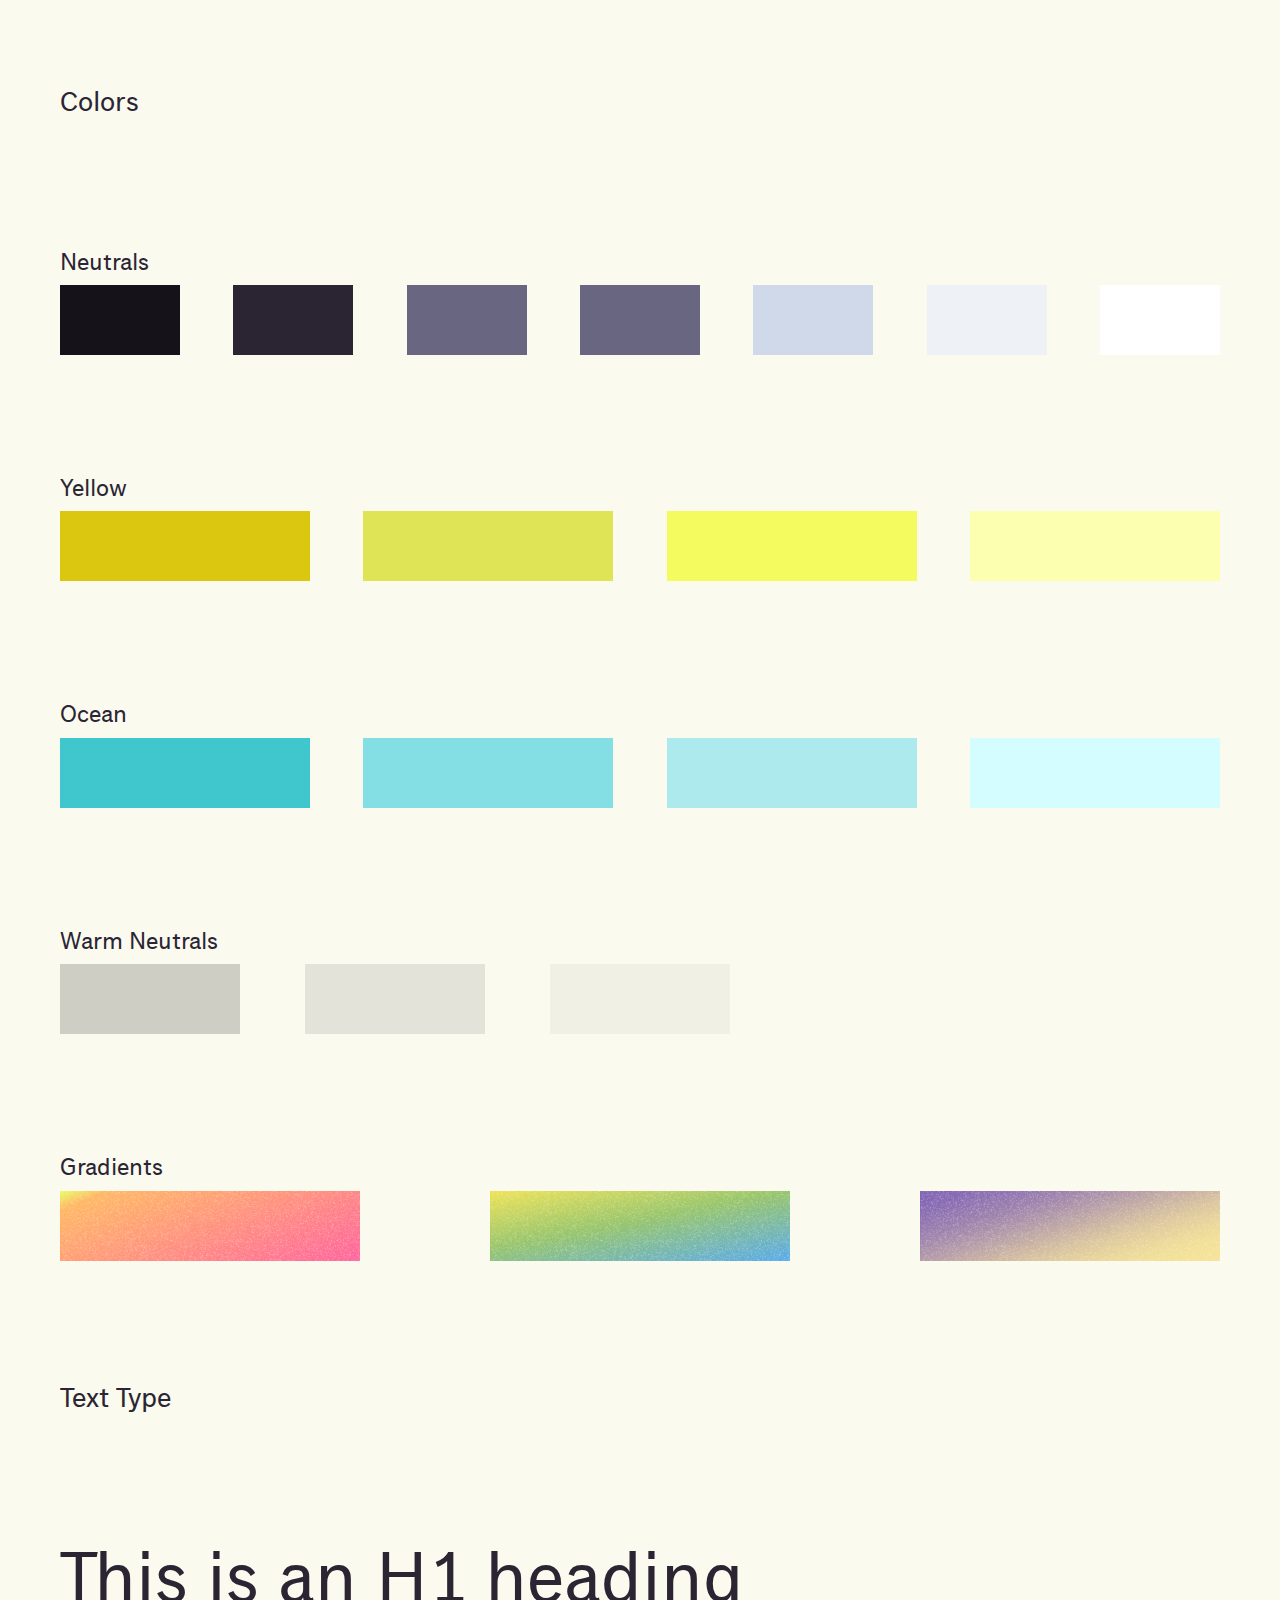
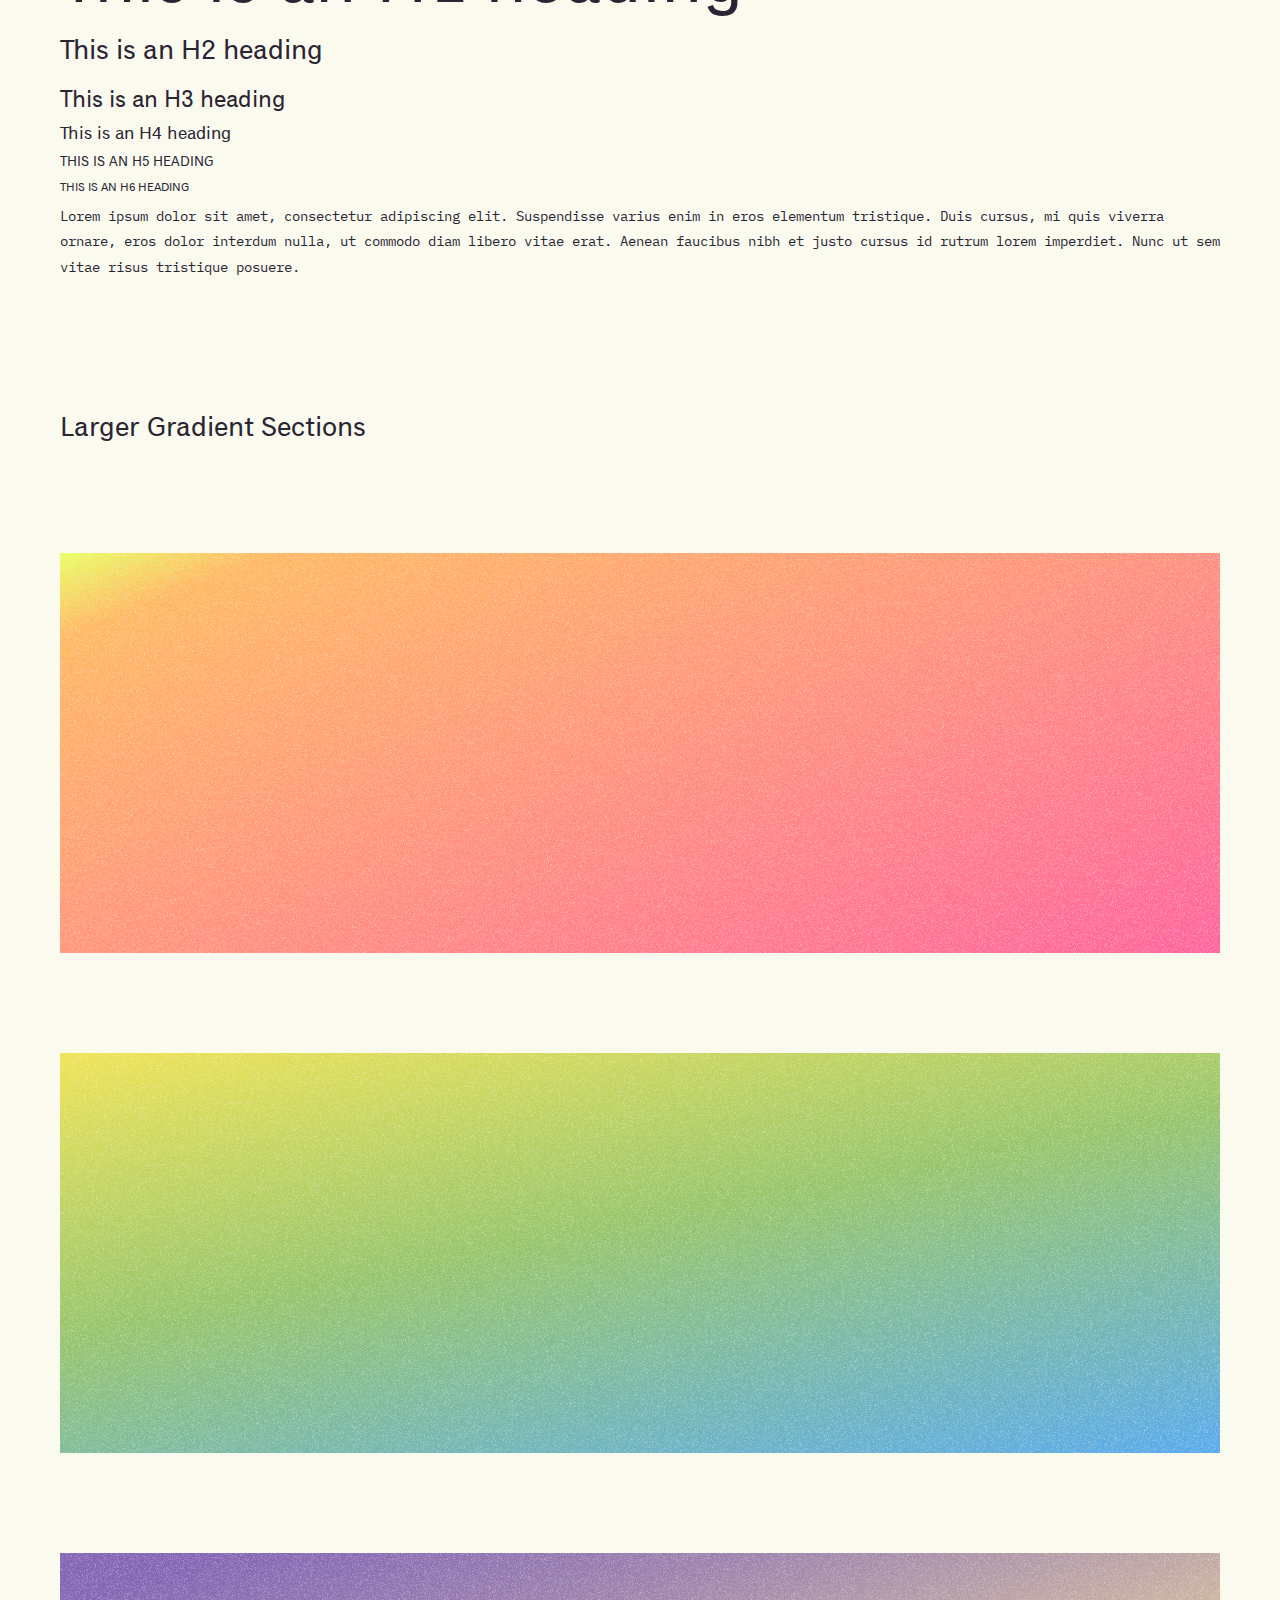
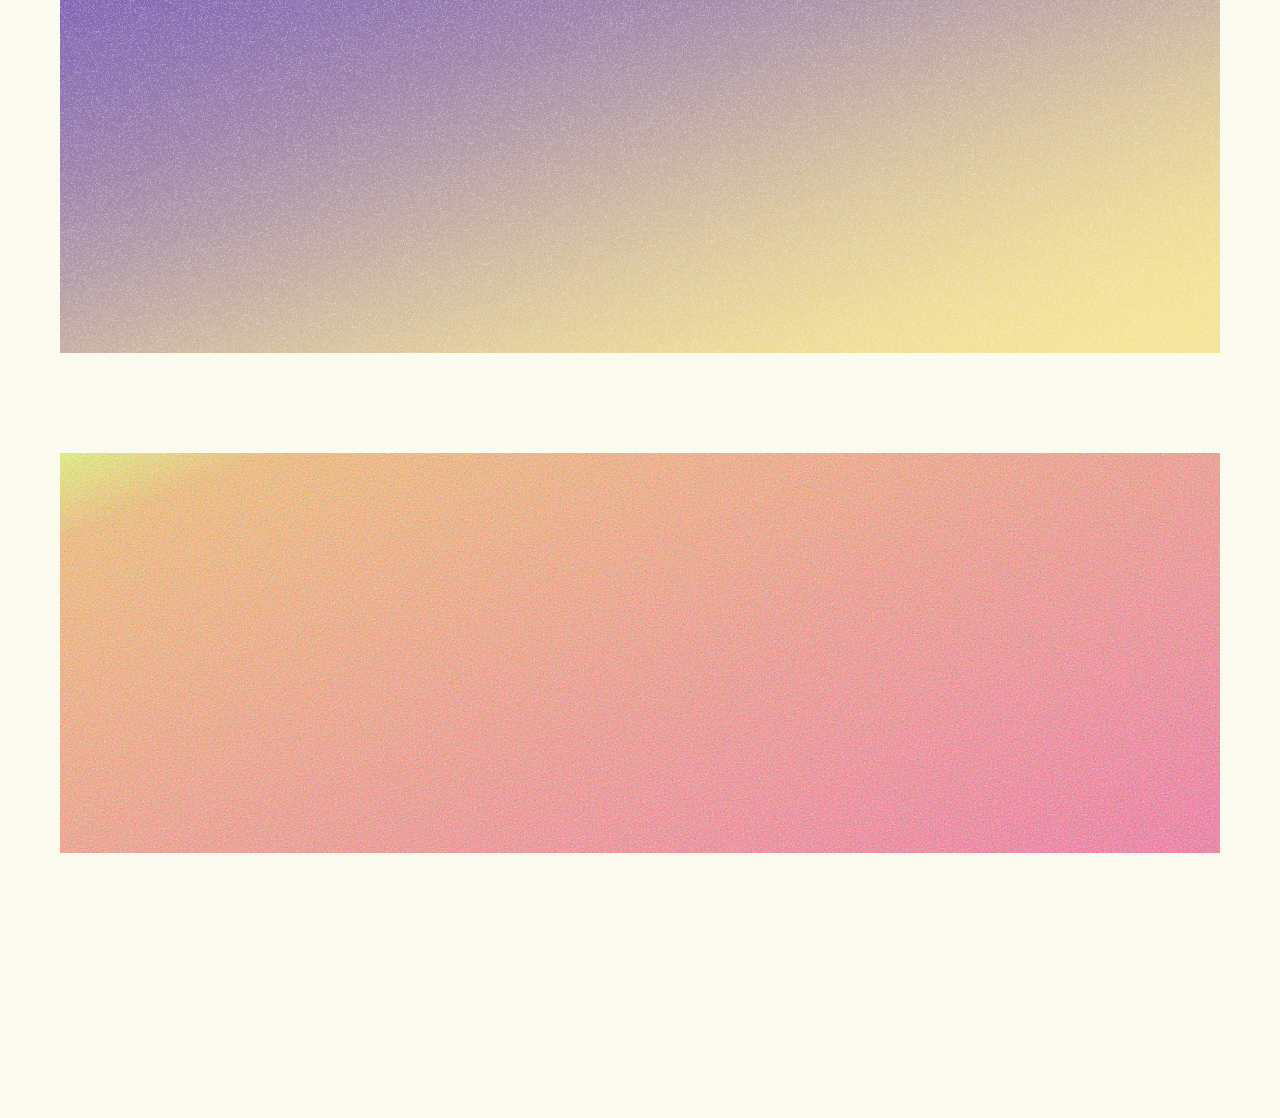
<file: style-guide.html>
<!DOCTYPE html><!--  Last Published: Fri Jan 07 2022 00:57:30 GMT+0000 (Coordinated Universal Time)  -->
<html data-wf-page="61ce4329fb5d26083f10b2eb" data-wf-site="61ce3fb78cdf727a3055fbd9" lang="en">
<head>
  <meta charset="utf-8">
  <title>Style Guide</title>
  <meta content="Style Guide" property="og:title">
  <meta content="Style Guide" property="twitter:title">
  <meta content="width=device-width, initial-scale=1" name="viewport">
  <link href="css/normalize.css" rel="stylesheet" type="text/css">
  <link href="css/components.css" rel="stylesheet" type="text/css">
  <link href="css/modulo-neuroimmune.css" rel="stylesheet" type="text/css">
  <!-- [if lt IE 9]><script src="https://cdnjs.cloudflare.com/ajax/libs/html5shiv/3.7.3/html5shiv.min.js" type="text/javascript"></script><![endif] -->
  <script type="text/javascript">!function(o,c){var n=c.documentElement,t=" w-mod-";n.className+=t+"js",("ontouchstart"in o||o.DocumentTouch&&c instanceof DocumentTouch)&&(n.className+=t+"touch")}(window,document);</script>
  <link href="images/favicon.ico" rel="shortcut icon" type="image/x-icon">
  <link href="images/webclip.png" rel="apple-touch-icon">
</head>
<body>
  <div class="w-embed">
    <style>
body {
  -webkit-font-smoothing: antialiased;
}
html, body {
  width:100%;
  height:100%;
  background:#FAFAEF;
}
.hero-section {
  position:relative;
  width:100%;
  height:1230px;
}
.timeline-section-bg {
  position:relative;
  background:rgba(0,250,250,0);
  width:100%;
  height:2900px;
}
.footer-section {
  position:relative;
  width:100%;
  height:2600px;
}
</style>
  </div>
  <section class="style-section wf-section">
    <div class="container style w-container">
      <h2 class="h2">Colors</h2>
    </div>
    <div class="container style w-container">
      <h2 class="h3">Neutrals</h2>
      <div class="color-wrap">
        <div class="neutral-1">
          <div class="color-block"></div>
        </div>
        <div class="neutral-2">
          <div class="color-block neutral-2"></div>
        </div>
        <div class="neutral-3">
          <div class="color-block"></div>
        </div>
        <div class="neutral-4">
          <div class="color-block"></div>
        </div>
        <div class="neutral-5">
          <div class="color-block"></div>
        </div>
        <div class="nuetral-6">
          <div class="color-block"></div>
        </div>
        <div class="neutral-7">
          <div class="color-block"></div>
        </div>
      </div>
    </div>
    <div class="container style w-container">
      <h2 class="h3">Yellow</h2>
      <div class="color-wrap">
        <div class="yellow-0">
          <div class="color-block color"></div>
        </div>
        <div class="yellow-1">
          <div class="color-block color"></div>
        </div>
        <div class="yellow-2">
          <div class="color-block color"></div>
        </div>
        <div class="yellow-3">
          <div class="color-block color"></div>
        </div>
      </div>
    </div>
    <div class="container style w-container">
      <h2 class="h3">Ocean</h2>
      <div class="color-wrap">
        <div class="ocean-0">
          <div class="color-block color"></div>
        </div>
        <div class="ocean-1">
          <div class="color-block color"></div>
        </div>
        <div class="ocean-2">
          <div class="color-block color"></div>
        </div>
        <div class="ocean-3">
          <div class="color-block color"></div>
        </div>
      </div>
    </div>
    <div class="container style w-container">
      <h2 class="h3">Warm Neutrals</h2>
      <div class="color-wrap">
        <div class="warm-neutral-0">
          <div class="color-block warm-neutral"></div>
        </div>
        <div class="warm-neutral-1">
          <div class="color-block warm-neutral"></div>
        </div>
        <div class="warm-neutral-2">
          <div class="color-block warm-neutral"></div>
        </div>
        <div class="warm-neutral-3">
          <div class="color-block warm-neutral"></div>
        </div>
        <div class="warm-neutral-4">
          <div class="color-block warm-neutral"></div>
        </div>
      </div>
    </div>
    <div class="container style w-container">
      <h2 class="h3">Gradients</h2>
      <div class="color-wrap">
        <div class="gradient-orange-yellow">
          <div class="color-block gradient"></div>
        </div>
        <div class="gradient-green-blue">
          <div class="color-block gradient"></div>
        </div>
        <div class="gradient-purple-yellow">
          <div class="color-block gradient"></div>
        </div>
      </div>
    </div>
    <div class="container style w-container">
      <h2 class="h2">Text Type</h2>
    </div>
    <div class="container style w-container">
      <h1 class="h1">This is an H1 heading</h1>
      <h2 class="h2">This is an H2 heading</h2>
      <h3 class="h3">This is an H3 heading</h3>
      <h4 class="h4">This is an H4 heading</h4>
      <h5 class="h5">This is an H5 heading</h5>
      <h6 class="h6">This is an H6 heading</h6>
      <p>Lorem ipsum dolor sit amet, consectetur adipiscing elit. Suspendisse varius enim in eros elementum tristique. Duis cursus, mi quis viverra ornare, eros dolor interdum nulla, ut commodo diam libero vitae erat. Aenean faucibus nibh et justo cursus id rutrum lorem imperdiet. Nunc ut sem vitae risus tristique posuere.</p>
    </div>
    <div class="container style w-container">
      <h2 class="h2">Larger Gradient Sections</h2>
    </div>
    <div class="container style w-container">
      <div class="large-gradient gradient-orange-yellow"></div>
      <div class="large-gradient gradient-green-blue"></div>
      <div class="large-gradient gradient-purple-yellow"></div>
      <div class="large-gradient gradient-orange-yellow take-2"></div>
    </div>
  </section>
  <script src="https://d3e54v103j8qbb.cloudfront.net/js/jquery-3.5.1.min.dc5e7f18c8.js?site=61ce3fb78cdf727a3055fbd9" type="text/javascript" integrity="sha256-9/aliU8dGd2tb6OSsuzixeV4y/faTqgFtohetphbbj0=" crossorigin="anonymous"></script>
  <script src="js/modulo-neuroimmune.js" type="text/javascript"></script>
  <!-- [if lte IE 9]><script src="https://cdnjs.cloudflare.com/ajax/libs/placeholders/3.0.2/placeholders.min.js"></script><![endif] -->
</body>
</html>
</file>
<file: css/components.css>
@font-face {
  font-family: 'webflow-icons';
  src: url("[data-uri]") format('truetype');
  font-weight: normal;
  font-style: normal;
}
[class^="w-icon-"],
[class*=" w-icon-"] {
  /* use !important to prevent issues with browser extensions that change fonts */
  font-family: 'webflow-icons' !important;
  speak: none;
  font-style: normal;
  font-weight: normal;
  font-variant: normal;
  text-transform: none;
  line-height: 1;
  /* Better Font Rendering =========== */
  -webkit-font-smoothing: antialiased;
  -moz-osx-font-smoothing: grayscale;
}
.w-icon-slider-right:before {
  content: "\e600";
}
.w-icon-slider-left:before {
  content: "\e601";
}
.w-icon-nav-menu:before {
  content: "\e602";
}
.w-icon-arrow-down:before,
.w-icon-dropdown-toggle:before {
  content: "\e603";
}
.w-icon-file-upload-remove:before {
  content: "\e900";
}
.w-icon-file-upload-icon:before {
  content: "\e903";
}
* {
  -webkit-box-sizing: border-box;
  -moz-box-sizing: border-box;
  box-sizing: border-box;
}
html {
  height: 100%;
}
body {
  margin: 0;
  min-height: 100%;
  background-color: #fff;
  font-family: Arial, sans-serif;
  font-size: 14px;
  line-height: 20px;
  color: #333;
}
img {
  max-width: 100%;
  vertical-align: middle;
  display: inline-block;
}
html.w-mod-touch * {
  background-attachment: scroll !important;
}
.w-block {
  display: block;
}
.w-inline-block {
  max-width: 100%;
  display: inline-block;
}
.w-clearfix:before,
.w-clearfix:after {
  content: " ";
  display: table;
  grid-column-start: 1;
  grid-row-start: 1;
  grid-column-end: 2;
  grid-row-end: 2;
}
.w-clearfix:after {
  clear: both;
}
.w-hidden {
  display: none;
}
.w-button {
  display: inline-block;
  padding: 9px 15px;
  background-color: #3898EC;
  color: white;
  border: 0;
  line-height: inherit;
  text-decoration: none;
  cursor: pointer;
  border-radius: 0;
}
input.w-button {
  -webkit-appearance: button;
}
html[data-w-dynpage] [data-w-cloak] {
  color: transparent !important;
}
.w-webflow-badge,
.w-webflow-badge * {
  position: static;
  left: auto;
  top: auto;
  right: auto;
  bottom: auto;
  z-index: auto;
  display: block;
  visibility: visible;
  overflow: visible;
  overflow-x: visible;
  overflow-y: visible;
  box-sizing: border-box;
  width: auto;
  height: auto;
  max-height: none;
  max-width: none;
  min-height: 0;
  min-width: 0;
  margin: 0;
  padding: 0;
  float: none;
  clear: none;
  border: 0 none transparent;
  border-radius: 0;
  background: none;
  background-image: none;
  background-position: 0% 0%;
  background-size: auto auto;
  background-repeat: repeat;
  background-origin: padding-box;
  background-clip: border-box;
  background-attachment: scroll;
  background-color: transparent;
  box-shadow: none;
  opacity: 1.0;
  transform: none;
  transition: none;
  direction: ltr;
  font-family: inherit;
  font-weight: inherit;
  color: inherit;
  font-size: inherit;
  line-height: inherit;
  font-style: inherit;
  font-variant: inherit;
  text-align: inherit;
  letter-spacing: inherit;
  text-decoration: inherit;
  text-indent: 0;
  text-transform: inherit;
  list-style-type: disc;
  text-shadow: none;
  font-smoothing: auto;
  vertical-align: baseline;
  cursor: inherit;
  white-space: inherit;
  word-break: normal;
  word-spacing: normal;
  word-wrap: normal;
}
.w-webflow-badge {
  position: fixed !important;
  display: inline-block !important;
  visibility: visible !important;
  opacity: 1 !important;
  z-index: 2147483647 !important;
  top: auto !important;
  right: 12px !important;
  bottom: 12px !important;
  left: auto !important;
  color: #AAADB0 !important;
  background-color: #fff !important;
  border-radius: 3px !important;
  padding: 6px 8px 6px 6px !important;
  font-size: 12px !important;
  opacity: 1.0 !important;
  line-height: 14px !important;
  text-decoration: none !important;
  transform: none !important;
  margin: 0 !important;
  width: auto !important;
  height: auto !important;
  overflow: visible !important;
  white-space: nowrap;
  box-shadow: 0 0 0 1px rgba(0, 0, 0, 0.1), 0px 1px 3px rgba(0, 0, 0, 0.1);
  cursor: pointer;
}
.w-webflow-badge > img {
  display: inline-block !important;
  visibility: visible !important;
  opacity: 1 !important;
  vertical-align: middle !important;
}
h1,
h2,
h3,
h4,
h5,
h6 {
  font-weight: bold;
  margin-bottom: 10px;
}
h1 {
  font-size: 38px;
  line-height: 44px;
  margin-top: 20px;
}
h2 {
  font-size: 32px;
  line-height: 36px;
  margin-top: 20px;
}
h3 {
  font-size: 24px;
  line-height: 30px;
  margin-top: 20px;
}
h4 {
  font-size: 18px;
  line-height: 24px;
  margin-top: 10px;
}
h5 {
  font-size: 14px;
  line-height: 20px;
  margin-top: 10px;
}
h6 {
  font-size: 12px;
  line-height: 18px;
  margin-top: 10px;
}
p {
  margin-top: 0;
  margin-bottom: 10px;
}
blockquote {
  margin: 0 0 10px 0;
  padding: 10px 20px;
  border-left: 5px solid #E2E2E2;
  font-size: 18px;
  line-height: 22px;
}
figure {
  margin: 0;
  margin-bottom: 10px;
}
figcaption {
  margin-top: 5px;
  text-align: center;
}
ul,
ol {
  margin-top: 0px;
  margin-bottom: 10px;
  padding-left: 40px;
}
.w-list-unstyled {
  padding-left: 0;
  list-style: none;
}
.w-embed:before,
.w-embed:after {
  content: " ";
  display: table;
  grid-column-start: 1;
  grid-row-start: 1;
  grid-column-end: 2;
  grid-row-end: 2;
}
.w-embed:after {
  clear: both;
}
.w-video {
  width: 100%;
  position: relative;
  padding: 0;
}
.w-video iframe,
.w-video object,
.w-video embed {
  position: absolute;
  top: 0;
  left: 0;
  width: 100%;
  height: 100%;
}
fieldset {
  padding: 0;
  margin: 0;
  border: 0;
}
button,
html input[type='button'],
input[type='reset'] {
  border: 0;
  cursor: pointer;
  -webkit-appearance: button;
}
.w-form {
  margin: 0 0 15px;
}
.w-form-done {
  display: none;
  padding: 20px;
  text-align: center;
  background-color: #dddddd;
}
.w-form-fail {
  display: none;
  margin-top: 10px;
  padding: 10px;
  background-color: #ffdede;
}
label {
  display: block;
  margin-bottom: 5px;
  font-weight: bold;
}
.w-input,
.w-select {
  display: block;
  width: 100%;
  height: 38px;
  padding: 8px 12px;
  margin-bottom: 10px;
  font-size: 14px;
  line-height: 1.428571429;
  color: #333333;
  vertical-align: middle;
  background-color: #ffffff;
  border: 1px solid #cccccc;
}
.w-input:-moz-placeholder,
.w-select:-moz-placeholder {
  color: #999;
}
.w-input::-moz-placeholder,
.w-select::-moz-placeholder {
  color: #999;
  opacity: 1;
}
.w-input:-ms-input-placeholder,
.w-select:-ms-input-placeholder {
  color: #999;
}
.w-input::-webkit-input-placeholder,
.w-select::-webkit-input-placeholder {
  color: #999;
}
.w-input:focus,
.w-select:focus {
  border-color: #3898EC;
  outline: 0;
}
.w-input[disabled],
.w-select[disabled],
.w-input[readonly],
.w-select[readonly],
fieldset[disabled] .w-input,
fieldset[disabled] .w-select {
  cursor: not-allowed;
  background-color: #eeeeee;
}
textarea.w-input,
textarea.w-select {
  height: auto;
}
.w-select {
  background-color: #f3f3f3;
}
.w-select[multiple] {
  height: auto;
}
.w-form-label {
  display: inline-block;
  cursor: pointer;
  font-weight: normal;
  margin-bottom: 0px;
}
.w-radio {
  display: block;
  margin-bottom: 5px;
  padding-left: 20px;
}
.w-radio:before,
.w-radio:after {
  content: " ";
  display: table;
  grid-column-start: 1;
  grid-row-start: 1;
  grid-column-end: 2;
  grid-row-end: 2;
}
.w-radio:after {
  clear: both;
}
.w-radio-input {
  margin: 4px 0 0;
  margin-top: 1px \9;
  line-height: normal;
  float: left;
  margin-left: -20px;
}
.w-radio-input {
  margin-top: 3px;
}
.w-file-upload {
  display: block;
  margin-bottom: 10px;
}
.w-file-upload-input {
  width: 0.1px;
  height: 0.1px;
  opacity: 0;
  overflow: hidden;
  position: absolute;
  z-index: -100;
}
.w-file-upload-default,
.w-file-upload-uploading,
.w-file-upload-success {
  display: inline-block;
  color: #333333;
}
.w-file-upload-error {
  display: block;
  margin-top: 10px;
}
.w-file-upload-default.w-hidden,
.w-file-upload-uploading.w-hidden,
.w-file-upload-error.w-hidden,
.w-file-upload-success.w-hidden {
  display: none;
}
.w-file-upload-uploading-btn {
  display: flex;
  font-size: 14px;
  font-weight: normal;
  cursor: pointer;
  margin: 0;
  padding: 8px 12px;
  border: 1px solid #cccccc;
  background-color: #fafafa;
}
.w-file-upload-file {
  display: flex;
  flex-grow: 1;
  justify-content: space-between;
  margin: 0;
  padding: 8px 9px 8px 11px;
  border: 1px solid #cccccc;
  background-color: #fafafa;
}
.w-file-upload-file-name {
  font-size: 14px;
  font-weight: normal;
  display: block;
}
.w-file-remove-link {
  margin-top: 3px;
  margin-left: 10px;
  width: auto;
  height: auto;
  padding: 3px;
  display: block;
  cursor: pointer;
}
.w-icon-file-upload-remove {
  margin: auto;
  font-size: 10px;
}
.w-file-upload-error-msg {
  display: inline-block;
  color: #ea384c;
  padding: 2px 0;
}
.w-file-upload-info {
  display: inline-block;
  line-height: 38px;
  padding: 0 12px;
}
.w-file-upload-label {
  display: inline-block;
  font-size: 14px;
  font-weight: normal;
  cursor: pointer;
  margin: 0;
  padding: 8px 12px;
  border: 1px solid #cccccc;
  background-color: #fafafa;
}
.w-icon-file-upload-icon,
.w-icon-file-upload-uploading {
  display: inline-block;
  margin-right: 8px;
  width: 20px;
}
.w-icon-file-upload-uploading {
  height: 20px;
}
.w-container {
  margin-left: auto;
  margin-right: auto;
  max-width: 940px;
}
.w-container:before,
.w-container:after {
  content: " ";
  display: table;
  grid-column-start: 1;
  grid-row-start: 1;
  grid-column-end: 2;
  grid-row-end: 2;
}
.w-container:after {
  clear: both;
}
.w-container .w-row {
  margin-left: -10px;
  margin-right: -10px;
}
.w-row:before,
.w-row:after {
  content: " ";
  display: table;
  grid-column-start: 1;
  grid-row-start: 1;
  grid-column-end: 2;
  grid-row-end: 2;
}
.w-row:after {
  clear: both;
}
.w-row .w-row {
  margin-left: 0;
  margin-right: 0;
}
.w-col {
  position: relative;
  float: left;
  width: 100%;
  min-height: 1px;
  padding-left: 10px;
  padding-right: 10px;
}
.w-col .w-col {
  padding-left: 0;
  padding-right: 0;
}
.w-col-1 {
  width: 8.33333333%;
}
.w-col-2 {
  width: 16.66666667%;
}
.w-col-3 {
  width: 25%;
}
.w-col-4 {
  width: 33.33333333%;
}
.w-col-5 {
  width: 41.66666667%;
}
.w-col-6 {
  width: 50%;
}
.w-col-7 {
  width: 58.33333333%;
}
.w-col-8 {
  width: 66.66666667%;
}
.w-col-9 {
  width: 75%;
}
.w-col-10 {
  width: 83.33333333%;
}
.w-col-11 {
  width: 91.66666667%;
}
.w-col-12 {
  width: 100%;
}
.w-hidden-main {
  display: none !important;
}
@media screen and (max-width: 991px) {
  .w-container {
    max-width: 728px;
  }
  .w-hidden-main {
    display: inherit !important;
  }
  .w-hidden-medium {
    display: none !important;
  }
  .w-col-medium-1 {
    width: 8.33333333%;
  }
  .w-col-medium-2 {
    width: 16.66666667%;
  }
  .w-col-medium-3 {
    width: 25%;
  }
  .w-col-medium-4 {
    width: 33.33333333%;
  }
  .w-col-medium-5 {
    width: 41.66666667%;
  }
  .w-col-medium-6 {
    width: 50%;
  }
  .w-col-medium-7 {
    width: 58.33333333%;
  }
  .w-col-medium-8 {
    width: 66.66666667%;
  }
  .w-col-medium-9 {
    width: 75%;
  }
  .w-col-medium-10 {
    width: 83.33333333%;
  }
  .w-col-medium-11 {
    width: 91.66666667%;
  }
  .w-col-medium-12 {
    width: 100%;
  }
  .w-col-stack {
    width: 100%;
    left: auto;
    right: auto;
  }
}
@media screen and (max-width: 767px) {
  .w-hidden-main {
    display: inherit !important;
  }
  .w-hidden-medium {
    display: inherit !important;
  }
  .w-hidden-small {
    display: none !important;
  }
  .w-row,
  .w-container .w-row {
    margin-left: 0;
    margin-right: 0;
  }
  .w-col {
    width: 100%;
    left: auto;
    right: auto;
  }
  .w-col-small-1 {
    width: 8.33333333%;
  }
  .w-col-small-2 {
    width: 16.66666667%;
  }
  .w-col-small-3 {
    width: 25%;
  }
  .w-col-small-4 {
    width: 33.33333333%;
  }
  .w-col-small-5 {
    width: 41.66666667%;
  }
  .w-col-small-6 {
    width: 50%;
  }
  .w-col-small-7 {
    width: 58.33333333%;
  }
  .w-col-small-8 {
    width: 66.66666667%;
  }
  .w-col-small-9 {
    width: 75%;
  }
  .w-col-small-10 {
    width: 83.33333333%;
  }
  .w-col-small-11 {
    width: 91.66666667%;
  }
  .w-col-small-12 {
    width: 100%;
  }
}
@media screen and (max-width: 479px) {
  .w-container {
    max-width: none;
  }
  .w-hidden-main {
    display: inherit !important;
  }
  .w-hidden-medium {
    display: inherit !important;
  }
  .w-hidden-small {
    display: inherit !important;
  }
  .w-hidden-tiny {
    display: none !important;
  }
  .w-col {
    width: 100%;
  }
  .w-col-tiny-1 {
    width: 8.33333333%;
  }
  .w-col-tiny-2 {
    width: 16.66666667%;
  }
  .w-col-tiny-3 {
    width: 25%;
  }
  .w-col-tiny-4 {
    width: 33.33333333%;
  }
  .w-col-tiny-5 {
    width: 41.66666667%;
  }
  .w-col-tiny-6 {
    width: 50%;
  }
  .w-col-tiny-7 {
    width: 58.33333333%;
  }
  .w-col-tiny-8 {
    width: 66.66666667%;
  }
  .w-col-tiny-9 {
    width: 75%;
  }
  .w-col-tiny-10 {
    width: 83.33333333%;
  }
  .w-col-tiny-11 {
    width: 91.66666667%;
  }
  .w-col-tiny-12 {
    width: 100%;
  }
}
.w-widget {
  position: relative;
}
.w-widget-map {
  width: 100%;
  height: 400px;
}
.w-widget-map label {
  width: auto;
  display: inline;
}
.w-widget-map img {
  max-width: inherit;
}
.w-widget-map .gm-style-iw {
  text-align: center;
}
.w-widget-map .gm-style-iw > button {
  display: none !important;
}
.w-widget-twitter {
  overflow: hidden;
}
.w-widget-twitter-count-shim {
  display: inline-block;
  vertical-align: top;
  position: relative;
  width: 28px;
  height: 20px;
  text-align: center;
  background: white;
  border: #758696 solid 1px;
  border-radius: 3px;
}
.w-widget-twitter-count-shim * {
  pointer-events: none;
  -webkit-user-select: none;
  -moz-user-select: none;
  -ms-user-select: none;
  user-select: none;
}
.w-widget-twitter-count-shim .w-widget-twitter-count-inner {
  position: relative;
  font-size: 15px;
  line-height: 12px;
  text-align: center;
  color: #999;
  font-family: serif;
}
.w-widget-twitter-count-shim .w-widget-twitter-count-clear {
  position: relative;
  display: block;
}
.w-widget-twitter-count-shim.w--large {
  width: 36px;
  height: 28px;
}
.w-widget-twitter-count-shim.w--large .w-widget-twitter-count-inner {
  font-size: 18px;
  line-height: 18px;
}
.w-widget-twitter-count-shim:not(.w--vertical) {
  margin-left: 5px;
  margin-right: 8px;
}
.w-widget-twitter-count-shim:not(.w--vertical).w--large {
  margin-left: 6px;
}
.w-widget-twitter-count-shim:not(.w--vertical):before,
.w-widget-twitter-count-shim:not(.w--vertical):after {
  top: 50%;
  left: 0;
  border: solid transparent;
  content: " ";
  height: 0;
  width: 0;
  position: absolute;
  pointer-events: none;
}
.w-widget-twitter-count-shim:not(.w--vertical):before {
  border-color: rgba(117, 134, 150, 0);
  border-right-color: #5d6c7b;
  border-width: 4px;
  margin-left: -9px;
  margin-top: -4px;
}
.w-widget-twitter-count-shim:not(.w--vertical).w--large:before {
  border-width: 5px;
  margin-left: -10px;
  margin-top: -5px;
}
.w-widget-twitter-count-shim:not(.w--vertical):after {
  border-color: rgba(255, 255, 255, 0);
  border-right-color: white;
  border-width: 4px;
  margin-left: -8px;
  margin-top: -4px;
}
.w-widget-twitter-count-shim:not(.w--vertical).w--large:after {
  border-width: 5px;
  margin-left: -9px;
  margin-top: -5px;
}
.w-widget-twitter-count-shim.w--vertical {
  width: 61px;
  height: 33px;
  margin-bottom: 8px;
}
.w-widget-twitter-count-shim.w--vertical:before,
.w-widget-twitter-count-shim.w--vertical:after {
  top: 100%;
  left: 50%;
  border: solid transparent;
  content: " ";
  height: 0;
  width: 0;
  position: absolute;
  pointer-events: none;
}
.w-widget-twitter-count-shim.w--vertical:before {
  border-color: rgba(117, 134, 150, 0);
  border-top-color: #5d6c7b;
  border-width: 5px;
  margin-left: -5px;
}
.w-widget-twitter-count-shim.w--vertical:after {
  border-color: rgba(255, 255, 255, 0);
  border-top-color: white;
  border-width: 4px;
  margin-left: -4px;
}
.w-widget-twitter-count-shim.w--vertical .w-widget-twitter-count-inner {
  font-size: 18px;
  line-height: 22px;
}
.w-widget-twitter-count-shim.w--vertical.w--large {
  width: 76px;
}
.w-widget-gplus {
  overflow: hidden;
}
.w-background-video {
  position: relative;
  overflow: hidden;
  height: 500px;
  color: white;
}
.w-background-video > video {
  background-size: cover;
  background-position: 50% 50%;
  position: absolute;
  margin: auto;
  width: 100%;
  height: 100%;
  right: -100%;
  bottom: -100%;
  top: -100%;
  left: -100%;
  object-fit: cover;
  z-index: -100;
}
.w-background-video > video::-webkit-media-controls-start-playback-button {
  display: none !important;
  -webkit-appearance: none;
}
.w-slider {
  position: relative;
  height: 300px;
  text-align: center;
  background: #dddddd;
  clear: both;
  -webkit-tap-highlight-color: rgba(0, 0, 0, 0);
  tap-highlight-color: rgba(0, 0, 0, 0);
}
.w-slider-mask {
  position: relative;
  display: block;
  overflow: hidden;
  z-index: 1;
  left: 0;
  right: 0;
  height: 100%;
  white-space: nowrap;
}
.w-slide {
  position: relative;
  display: inline-block;
  vertical-align: top;
  width: 100%;
  height: 100%;
  white-space: normal;
  text-align: left;
}
.w-slider-nav {
  position: absolute;
  z-index: 2;
  top: auto;
  right: 0;
  bottom: 0;
  left: 0;
  margin: auto;
  padding-top: 10px;
  height: 40px;
  text-align: center;
  -webkit-tap-highlight-color: rgba(0, 0, 0, 0);
  tap-highlight-color: rgba(0, 0, 0, 0);
}
.w-slider-nav.w-round > div {
  border-radius: 100%;
}
.w-slider-nav.w-num > div {
  width: auto;
  height: auto;
  padding: 0.2em 0.5em;
  font-size: inherit;
  line-height: inherit;
}
.w-slider-nav.w-shadow > div {
  box-shadow: 0 0 3px rgba(51, 51, 51, 0.4);
}
.w-slider-nav-invert {
  color: #fff;
}
.w-slider-nav-invert > div {
  background-color: rgba(34, 34, 34, 0.4);
}
.w-slider-nav-invert > div.w-active {
  background-color: #222;
}
.w-slider-dot {
  position: relative;
  display: inline-block;
  width: 1em;
  height: 1em;
  background-color: rgba(255, 255, 255, 0.4);
  cursor: pointer;
  margin: 0 3px 0.5em;
  transition: background-color 100ms, color 100ms;
}
.w-slider-dot.w-active {
  background-color: #fff;
}
.w-slider-dot:focus {
  outline: none;
  box-shadow: 0px 0px 0px 2px #fff;
}
.w-slider-dot:focus.w-active {
  box-shadow: none;
}
.w-slider-arrow-left,
.w-slider-arrow-right {
  position: absolute;
  width: 80px;
  top: 0;
  right: 0;
  bottom: 0;
  left: 0;
  margin: auto;
  cursor: pointer;
  overflow: hidden;
  color: white;
  font-size: 40px;
  -webkit-tap-highlight-color: rgba(0, 0, 0, 0);
  tap-highlight-color: rgba(0, 0, 0, 0);
  -webkit-user-select: none;
  -moz-user-select: none;
  -ms-user-select: none;
  user-select: none;
}
.w-slider-arrow-left [class^='w-icon-'],
.w-slider-arrow-right [class^='w-icon-'],
.w-slider-arrow-left [class*=' w-icon-'],
.w-slider-arrow-right [class*=' w-icon-'] {
  position: absolute;
}
.w-slider-arrow-left:focus,
.w-slider-arrow-right:focus {
  outline: 0;
}
.w-slider-arrow-left {
  z-index: 3;
  right: auto;
}
.w-slider-arrow-right {
  z-index: 4;
  left: auto;
}
.w-icon-slider-left,
.w-icon-slider-right {
  top: 0;
  right: 0;
  bottom: 0;
  left: 0;
  margin: auto;
  width: 1em;
  height: 1em;
}
.w-slider-aria-label {
  border: 0;
  clip: rect(0 0 0 0);
  height: 1px;
  margin: -1px;
  overflow: hidden;
  padding: 0;
  position: absolute;
  width: 1px;
}
.w-slider-force-show {
  display: block !important;
}
.w-dropdown {
  display: inline-block;
  position: relative;
  text-align: left;
  margin-left: auto;
  margin-right: auto;
  z-index: 900;
}
.w-dropdown-btn,
.w-dropdown-toggle,
.w-dropdown-link {
  position: relative;
  vertical-align: top;
  text-decoration: none;
  color: #222222;
  padding: 20px;
  text-align: left;
  margin-left: auto;
  margin-right: auto;
  white-space: nowrap;
}
.w-dropdown-toggle {
  -webkit-user-select: none;
  -moz-user-select: none;
  -ms-user-select: none;
  user-select: none;
  display: inline-block;
  cursor: pointer;
  padding-right: 40px;
}
.w-dropdown-toggle:focus {
  outline: 0;
}
.w-icon-dropdown-toggle {
  position: absolute;
  top: 0;
  right: 0;
  bottom: 0;
  margin: auto;
  margin-right: 20px;
  width: 1em;
  height: 1em;
}
.w-dropdown-list {
  position: absolute;
  background: #dddddd;
  display: none;
  min-width: 100%;
}
.w-dropdown-list.w--open {
  display: block;
}
.w-dropdown-link {
  padding: 10px 20px;
  display: block;
  color: #222222;
}
.w-dropdown-link.w--current {
  color: #0082f3;
}
.w-dropdown-link:focus {
  outline: 0;
}
@media screen and (max-width: 767px) {
  .w-nav-brand {
    padding-left: 10px;
  }
}
/**
 * ## Note
 * Safari (on both iOS and OS X) does not handle viewport units (vh, vw) well.
 * For example percentage units do not work on descendants of elements that
 * have any dimensions expressed in viewport units. It also doesn’t handle them at
 * all in `calc()`.
 */
/**
 * Wrapper around all lightbox elements
 *
 * 1. Since the lightbox can receive focus, IE also gives it an outline.
 * 2. Fixes flickering on Chrome when a transition is in progress
 *    underneath the lightbox.
 */
.w-lightbox-backdrop {
  color: #000;
  cursor: auto;
  font-family: serif;
  font-size: medium;
  font-style: normal;
  font-variant: normal;
  font-weight: normal;
  letter-spacing: normal;
  line-height: normal;
  list-style: disc;
  text-align: start;
  text-indent: 0;
  text-shadow: none;
  text-transform: none;
  visibility: visible;
  white-space: normal;
  word-break: normal;
  word-spacing: normal;
  word-wrap: normal;
  position: fixed;
  top: 0;
  right: 0;
  bottom: 0;
  left: 0;
  color: #fff;
  font-family: "Helvetica Neue", Helvetica, Ubuntu, "Segoe UI", Verdana, sans-serif;
  font-size: 17px;
  line-height: 1.2;
  font-weight: 300;
  text-align: center;
  background: rgba(0, 0, 0, 0.9);
  z-index: 2000;
  outline: 0;
  /* 1 */
  opacity: 0;
  -webkit-user-select: none;
  -moz-user-select: none;
  -ms-user-select: none;
  -webkit-tap-highlight-color: transparent;
  -webkit-transform: translate(0, 0);
  /* 2 */
}
/**
 * Neat trick to bind the rubberband effect to our canvas instead of the whole
 * document on iOS. It also prevents a bug that causes the document underneath to scroll.
 */
.w-lightbox-backdrop,
.w-lightbox-container {
  height: 100%;
  overflow: auto;
  -webkit-overflow-scrolling: touch;
}
.w-lightbox-content {
  position: relative;
  height: 100vh;
  overflow: hidden;
}
.w-lightbox-view {
  position: absolute;
  width: 100vw;
  height: 100vh;
  opacity: 0;
}
.w-lightbox-view:before {
  content: "";
  height: 100vh;
}
/* .w-lightbox-content */
.w-lightbox-group,
.w-lightbox-group .w-lightbox-view,
.w-lightbox-group .w-lightbox-view:before {
  height: 86vh;
}
.w-lightbox-frame,
.w-lightbox-view:before {
  display: inline-block;
  vertical-align: middle;
}
/*
 * 1. Remove default margin set by user-agent on the <figure> element.
 */
.w-lightbox-figure {
  position: relative;
  margin: 0;
  /* 1 */
}
.w-lightbox-group .w-lightbox-figure {
  cursor: pointer;
}
/**
 * IE adds image dimensions as width and height attributes on the IMG tag,
 * but we need both width and height to be set to auto to enable scaling.
 */
.w-lightbox-img {
  width: auto;
  height: auto;
  max-width: none;
}
/**
 * 1. Reset if style is set by user on "All Images"
 */
.w-lightbox-image {
  display: block;
  float: none;
  /* 1 */
  max-width: 100vw;
  max-height: 100vh;
}
.w-lightbox-group .w-lightbox-image {
  max-height: 86vh;
}
.w-lightbox-caption {
  position: absolute;
  right: 0;
  bottom: 0;
  left: 0;
  padding: .5em 1em;
  background: rgba(0, 0, 0, 0.4);
  text-align: left;
  text-overflow: ellipsis;
  white-space: nowrap;
  overflow: hidden;
}
.w-lightbox-embed {
  position: absolute;
  top: 0;
  right: 0;
  bottom: 0;
  left: 0;
  width: 100%;
  height: 100%;
}
.w-lightbox-control {
  position: absolute;
  top: 0;
  width: 4em;
  background-size: 24px;
  background-repeat: no-repeat;
  background-position: center;
  cursor: pointer;
  -webkit-transition: all .3s;
  transition: all .3s;
}
.w-lightbox-left {
  display: none;
  bottom: 0;
  left: 0;
  /* <svg xmlns="http://www.w3.org/2000/svg" viewBox="-20 0 24 40" width="24" height="40"><g transform="rotate(45)"><path d="m0 0h5v23h23v5h-28z" opacity=".4"/><path d="m1 1h3v23h23v3h-26z" fill="#fff"/></g></svg> */
  background-image: url("[data-uri]");
}
.w-lightbox-right {
  display: none;
  right: 0;
  bottom: 0;
  /* <svg xmlns="http://www.w3.org/2000/svg" viewBox="-4 0 24 40" width="24" height="40"><g transform="rotate(45)"><path d="m0-0h28v28h-5v-23h-23z" opacity=".4"/><path d="m1 1h26v26h-3v-23h-23z" fill="#fff"/></g></svg> */
  background-image: url("[data-uri]");
}
/*
 * Without specifying the with and height inside the SVG, all versions of IE render the icon too small.
 * The bug does not seem to manifest itself if the elements are tall enough such as the above arrows.
 * (http://stackoverflow.com/questions/16092114/background-size-differs-in-internet-explorer)
 */
.w-lightbox-close {
  right: 0;
  height: 2.6em;
  /* <svg xmlns="http://www.w3.org/2000/svg" viewBox="-4 0 18 17" width="18" height="17"><g transform="rotate(45)"><path d="m0 0h7v-7h5v7h7v5h-7v7h-5v-7h-7z" opacity=".4"/><path d="m1 1h7v-7h3v7h7v3h-7v7h-3v-7h-7z" fill="#fff"/></g></svg> */
  background-image: url("[data-uri]");
  background-size: 18px;
}
/**
 * 1. All IE versions add extra space at the bottom without this.
 */
.w-lightbox-strip {
  position: absolute;
  bottom: 0;
  left: 0;
  right: 0;
  padding: 0 1vh;
  line-height: 0;
  /* 1 */
  white-space: nowrap;
  overflow-x: auto;
  overflow-y: hidden;
}
/*
 * 1. We use content-box to avoid having to do `width: calc(10vh + 2vw)`
 *    which doesn’t work in Safari anyway.
 * 2. Chrome renders images pixelated when switching to GPU. Making sure
 *    the parent is also rendered on the GPU (by setting translate3d for
 *    example) fixes this behavior.
 */
.w-lightbox-item {
  display: inline-block;
  width: 10vh;
  padding: 2vh 1vh;
  box-sizing: content-box;
  /* 1 */
  cursor: pointer;
  -webkit-transform: translate3d(0, 0, 0);
  /* 2 */
}
.w-lightbox-active {
  opacity: .3;
}
.w-lightbox-thumbnail {
  position: relative;
  height: 10vh;
  background: #222;
  overflow: hidden;
}
.w-lightbox-thumbnail-image {
  position: absolute;
  top: 0;
  left: 0;
}
.w-lightbox-thumbnail .w-lightbox-tall {
  top: 50%;
  width: 100%;
  -webkit-transform: translate(0, -50%);
  -ms-transform: translate(0, -50%);
  transform: translate(0, -50%);
}
.w-lightbox-thumbnail .w-lightbox-wide {
  left: 50%;
  height: 100%;
  -webkit-transform: translate(-50%, 0);
  -ms-transform: translate(-50%, 0);
  transform: translate(-50%, 0);
}
/*
 * Spinner
 *
 * Absolute pixel values are used to avoid rounding errors that would cause
 * the white spinning element to be misaligned with the track.
 */
.w-lightbox-spinner {
  position: absolute;
  top: 50%;
  left: 50%;
  box-sizing: border-box;
  width: 40px;
  height: 40px;
  margin-top: -20px;
  margin-left: -20px;
  border: 5px solid rgba(0, 0, 0, 0.4);
  border-radius: 50%;
  -webkit-animation: spin .8s infinite linear;
  animation: spin .8s infinite linear;
}
.w-lightbox-spinner:after {
  content: "";
  position: absolute;
  top: -4px;
  right: -4px;
  bottom: -4px;
  left: -4px;
  border: 3px solid transparent;
  border-bottom-color: #fff;
  border-radius: 50%;
}
/*
 * Utility classes
 */
.w-lightbox-hide {
  display: none;
}
.w-lightbox-noscroll {
  overflow: hidden;
}
@media (min-width: 768px) {
  .w-lightbox-content {
    height: 96vh;
    margin-top: 2vh;
  }
  .w-lightbox-view,
  .w-lightbox-view:before {
    height: 96vh;
  }
  /* .w-lightbox-content */
  .w-lightbox-group,
  .w-lightbox-group .w-lightbox-view,
  .w-lightbox-group .w-lightbox-view:before {
    height: 84vh;
  }
  .w-lightbox-image {
    max-width: 96vw;
    max-height: 96vh;
  }
  .w-lightbox-group .w-lightbox-image {
    max-width: 82.3vw;
    max-height: 84vh;
  }
  .w-lightbox-left,
  .w-lightbox-right {
    display: block;
    opacity: .5;
  }
  .w-lightbox-close {
    opacity: .8;
  }
  .w-lightbox-control:hover {
    opacity: 1;
  }
}
.w-lightbox-inactive,
.w-lightbox-inactive:hover {
  opacity: 0;
}
.w-richtext:before,
.w-richtext:after {
  content: " ";
  display: table;
  grid-column-start: 1;
  grid-row-start: 1;
  grid-column-end: 2;
  grid-row-end: 2;
}
.w-richtext:after {
  clear: both;
}
.w-richtext[contenteditable="true"]:before,
.w-richtext[contenteditable="true"]:after {
  white-space: initial;
}
.w-richtext ol,
.w-richtext ul {
  overflow: hidden;
}
.w-richtext .w-richtext-figure-selected.w-richtext-figure-type-video div:after,
.w-richtext .w-richtext-figure-selected[data-rt-type="video"] div:after {
  outline: 2px solid #2895f7;
}
.w-richtext .w-richtext-figure-selected.w-richtext-figure-type-image div,
.w-richtext .w-richtext-figure-selected[data-rt-type="image"] div {
  outline: 2px solid #2895f7;
}
.w-richtext figure.w-richtext-figure-type-video > div:after,
.w-richtext figure[data-rt-type="video"] > div:after {
  content: '';
  position: absolute;
  display: none;
  left: 0;
  top: 0;
  right: 0;
  bottom: 0;
}
.w-richtext figure {
  position: relative;
  max-width: 60%;
}
.w-richtext figure > div:before {
  cursor: default!important;
}
.w-richtext figure img {
  width: 100%;
}
.w-richtext figure figcaption.w-richtext-figcaption-placeholder {
  opacity: 0.6;
}
.w-richtext figure div {
  /* fix incorrectly sized selection border in the data manager */
  font-size: 0px;
  color: transparent;
}
.w-richtext figure.w-richtext-figure-type-image,
.w-richtext figure[data-rt-type="image"] {
  display: table;
}
.w-richtext figure.w-richtext-figure-type-image > div,
.w-richtext figure[data-rt-type="image"] > div {
  display: inline-block;
}
.w-richtext figure.w-richtext-figure-type-image > figcaption,
.w-richtext figure[data-rt-type="image"] > figcaption {
  display: table-caption;
  caption-side: bottom;
}
.w-richtext figure.w-richtext-figure-type-video,
.w-richtext figure[data-rt-type="video"] {
  width: 60%;
  height: 0;
}
.w-richtext figure.w-richtext-figure-type-video iframe,
.w-richtext figure[data-rt-type="video"] iframe {
  position: absolute;
  top: 0;
  left: 0;
  width: 100%;
  height: 100%;
}
.w-richtext figure.w-richtext-figure-type-video > div,
.w-richtext figure[data-rt-type="video"] > div {
  width: 100%;
}
.w-richtext figure.w-richtext-align-center {
  margin-right: auto;
  margin-left: auto;
  clear: both;
}
.w-richtext figure.w-richtext-align-center.w-richtext-figure-type-image > div,
.w-richtext figure.w-richtext-align-center[data-rt-type="image"] > div {
  max-width: 100%;
}
.w-richtext figure.w-richtext-align-normal {
  clear: both;
}
.w-richtext figure.w-richtext-align-fullwidth {
  width: 100%;
  max-width: 100%;
  text-align: center;
  clear: both;
  display: block;
  margin-right: auto;
  margin-left: auto;
}
.w-richtext figure.w-richtext-align-fullwidth > div {
  display: inline-block;
  /* padding-bottom is used for aspect ratios in video figures
      we want the div to inherit that so hover/selection borders in the designer-canvas
      fit right*/
  padding-bottom: inherit;
}
.w-richtext figure.w-richtext-align-fullwidth > figcaption {
  display: block;
}
.w-richtext figure.w-richtext-align-floatleft {
  float: left;
  margin-right: 15px;
  clear: none;
}
.w-richtext figure.w-richtext-align-floatright {
  float: right;
  margin-left: 15px;
  clear: none;
}
.w-nav {
  position: relative;
  background: #dddddd;
  z-index: 1000;
}
.w-nav:before,
.w-nav:after {
  content: " ";
  display: table;
  grid-column-start: 1;
  grid-row-start: 1;
  grid-column-end: 2;
  grid-row-end: 2;
}
.w-nav:after {
  clear: both;
}
.w-nav-brand {
  position: relative;
  float: left;
  text-decoration: none;
  color: #333333;
}
.w-nav-link {
  position: relative;
  display: inline-block;
  vertical-align: top;
  text-decoration: none;
  color: #222222;
  padding: 20px;
  text-align: left;
  margin-left: auto;
  margin-right: auto;
}
.w-nav-link.w--current {
  color: #0082f3;
}
.w-nav-menu {
  position: relative;
  float: right;
}
[data-nav-menu-open] {
  display: block !important;
  position: absolute;
  top: 100%;
  left: 0;
  right: 0;
  background: #C8C8C8;
  text-align: center;
  overflow: visible;
  min-width: 200px;
}
.w--nav-link-open {
  display: block;
  position: relative;
}
.w-nav-overlay {
  position: absolute;
  overflow: hidden;
  display: none;
  top: 100%;
  left: 0;
  right: 0;
  width: 100%;
}
.w-nav-overlay [data-nav-menu-open] {
  top: 0;
}
.w-nav[data-animation="over-left"] .w-nav-overlay {
  width: auto;
}
.w-nav[data-animation="over-left"] .w-nav-overlay,
.w-nav[data-animation="over-left"] [data-nav-menu-open] {
  right: auto;
  z-index: 1;
  top: 0;
}
.w-nav[data-animation="over-right"] .w-nav-overlay {
  width: auto;
}
.w-nav[data-animation="over-right"] .w-nav-overlay,
.w-nav[data-animation="over-right"] [data-nav-menu-open] {
  left: auto;
  z-index: 1;
  top: 0;
}
.w-nav-button {
  position: relative;
  float: right;
  padding: 18px;
  font-size: 24px;
  display: none;
  cursor: pointer;
  -webkit-tap-highlight-color: rgba(0, 0, 0, 0);
  tap-highlight-color: rgba(0, 0, 0, 0);
  -webkit-user-select: none;
  -moz-user-select: none;
  -ms-user-select: none;
  user-select: none;
}
.w-nav-button:focus {
  outline: 0;
}
.w-nav-button.w--open {
  background-color: #C8C8C8;
  color: white;
}
.w-nav[data-collapse="all"] .w-nav-menu {
  display: none;
}
.w-nav[data-collapse="all"] .w-nav-button {
  display: block;
}
.w--nav-dropdown-open {
  display: block;
}
.w--nav-dropdown-toggle-open {
  display: block;
}
.w--nav-dropdown-list-open {
  position: static;
}
@media screen and (max-width: 991px) {
  .w-nav[data-collapse="medium"] .w-nav-menu {
    display: none;
  }
  .w-nav[data-collapse="medium"] .w-nav-button {
    display: block;
  }
}
@media screen and (max-width: 767px) {
  .w-nav[data-collapse="small"] .w-nav-menu {
    display: none;
  }
  .w-nav[data-collapse="small"] .w-nav-button {
    display: block;
  }
  .w-nav-brand {
    padding-left: 10px;
  }
}
@media screen and (max-width: 479px) {
  .w-nav[data-collapse="tiny"] .w-nav-menu {
    display: none;
  }
  .w-nav[data-collapse="tiny"] .w-nav-button {
    display: block;
  }
}
.w-tabs {
  position: relative;
}
.w-tabs:before,
.w-tabs:after {
  content: " ";
  display: table;
  grid-column-start: 1;
  grid-row-start: 1;
  grid-column-end: 2;
  grid-row-end: 2;
}
.w-tabs:after {
  clear: both;
}
.w-tab-menu {
  position: relative;
}
.w-tab-link {
  position: relative;
  display: inline-block;
  vertical-align: top;
  text-decoration: none;
  padding: 9px 30px;
  text-align: left;
  cursor: pointer;
  color: #222222;
  background-color: #dddddd;
}
.w-tab-link.w--current {
  background-color: #C8C8C8;
}
.w-tab-link:focus {
  outline: 0;
}
.w-tab-content {
  position: relative;
  display: block;
  overflow: hidden;
}
.w-tab-pane {
  position: relative;
  display: none;
}
.w--tab-active {
  display: block;
}
@media screen and (max-width: 479px) {
  .w-tab-link {
    display: block;
  }
}
.w-ix-emptyfix:after {
  content: "";
}
@keyframes spin {
  0% {
    transform: rotate(0deg);
  }
  100% {
    transform: rotate(360deg);
  }
}
.w-dyn-empty {
  padding: 10px;
  background-color: #dddddd;
}
.w-dyn-hide {
  display: none !important;
}
.w-dyn-bind-empty {
  display: none !important;
}
.w-condition-invisible {
  display: none !important;
}
</file>
<file: css/modulo-neuroimmune.css>
body {
  font-family: Ibmplexmono, sans-serif;
  color: #2b2533;
  font-size: 14px;
  line-height: 180%;
}

h1 {
  margin-top: 20px;
  margin-bottom: 10px;
  font-size: 38px;
  line-height: 44px;
  font-weight: bold;
}

.style-section {
  padding-top: 65px;
  padding-bottom: 65px;
}

.container {
  max-width: 1200px;
  padding-right: 20px;
  padding-left: 20px;
}

.container.style {
  margin-bottom: 100px;
}

.container.hero-container {
  -webkit-box-flex: 1;
  -webkit-flex: 1;
  -ms-flex: 1;
  flex: 1;
  text-align: center;
}

.container.hero-container.arrow-container {
  display: -webkit-box;
  display: -webkit-flex;
  display: -ms-flexbox;
  display: flex;
  -webkit-box-pack: center;
  -webkit-justify-content: center;
  -ms-flex-pack: center;
  justify-content: center;
  -webkit-box-align: end;
  -webkit-align-items: flex-end;
  -ms-flex-align: end;
  align-items: flex-end;
}

.container.narrow._1 {
  max-width: 650px;
  padding-right: 0px;
  padding-left: 0px;
}

.container.narrow._2 {
  max-width: 525px;
  padding-right: 0px;
  padding-left: 0px;
}

.container.footer {
  position: relative;
  /*z-index: 10;*/
  max-width: 1312px;
  padding-right: 5px;
  padding-left: 5px;
}

.color-wrap {
  display: -webkit-box;
  display: -webkit-flex;
  display: -ms-flexbox;
  display: flex;
  -webkit-box-pack: justify;
  -webkit-justify-content: space-between;
  -ms-flex-pack: justify;
  justify-content: space-between;
}

.color-block {
  width: 120px;
  height: 70px;
}

.color-block.color {
  width: 250px;
}

.color-block.warm-neutral {
  width: 180px;
}

.color-block.gradient {
  width: 300px;
}

.neutral-1 {
  background-color: #151219;
}

.neutral-2 {
  background-color: #2b2533;
}

.neutral-3 {
  background-color: #686681;
}

.neutral-4 {
  background-color: #686681;
}

.neutral-5 {
  background-color: #d0d9e9;
}

.nuetral-6 {
  background-color: #eef1f6;
}

.neutral-7 {
  background-color: #fff;
}

.yellow-0 {
  background-color: #dbc710;
}

.yellow-1 {
  background-color: #dee456;
}

.yellow-2 {
  background-color: #f4fb5f;
}

.yellow-3 {
  background-color: #fbffaf;
}

.ocean-0 {
  background-color: #40c7ce;
}

.ocean-1 {
  background-color: #84dfe4;
}

.ocean-2 {
  background-color: #adeaed;
}

.ocean-3 {
  background-color: #d4fdff;
}

.warm-neutral-0 {
  background-color: #cecec5;
}

.warm-neutral-1 {
  background-color: #e3e3d9;
}

.warm-neutral-2 {
  background-color: #f0f0e5;
}

.warm-neutral-3 {
  background-color: #fafaef;
}

.warm-neutral-4 {
  background-color: #fafaef;
}

.gradient-orange-yellow {
  background-image: url("../images/modulo-noise-30.png"),
    linear-gradient(158deg, #e9ff64, #ffb864 10%, #ff649c);
  background-position: 0px 0px, 0px 0px;
  background-size: auto, auto;
}

.gradient-green-blue {
  background-image: url("../images/modulo-noise-30.png"),
    linear-gradient(169deg, #efe356, #97c56b 45%, #58aaec);
  background-position: 0px 0px, 0px 0px;
  background-size: auto, auto;
}

.gradient-purple-yellow {
  background-image: url("../images/modulo-noise-30.png"),
    linear-gradient(
      162deg,
      #8365b4 1%,
      #8466b4 7.14%,
      #8c6fb2 14.28%,
      #9478b0 21.42%,
      #9d82ad 28.56%,
      #a98faa 35.7%,
      #b59da7 42.84%,
      #c3aba3 49.98%,
      #cfb9a0 57.12%,
      #dbc69d 64.26%,
      #e4d09a 71.4%,
      #ecd998 78.54%,
      #f1df97 85.68%,
      #f4e296 92.82%,
      #f5e396
    );
  background-position: 0px 0px, 0px 0px;
  background-size: auto, auto;
}

.h1 {
  font-family: ClassicGrotesqueProRegular, sans-serif;
  font-size: 72px;
  line-height: 95%;
  font-weight: 400;
}

.h1.hero-h1 {
  margin-bottom: 35px;
  font-weight: 400;
  text-align: center;
}

.h1.footer {
  text-align: center;
}

.h1.footer.light {
  margin-bottom: 30px;
  color: #fff;
}

.h1.footer.light.bottom {
  margin-bottom: 60px;
  text-shadow: 0 1px 0 rgba(0, 0, 0, 0.2), 0 1px 3px rgba(0, 0, 0, 0.07);
}

.h2 {
  font-family: ClassicGrotesqueProRegular, sans-serif;
  font-size: 28px;
  line-height: 120%;
  font-weight: 400;
}

.h2.timeline-top {
  text-align: center;
}

.h3 {
  font-family: ClassicGrotesqueProRegular, sans-serif;
  font-size: 24px;
  line-height: 110%;
  font-weight: 400;
}

.h3.timeline {
  margin-bottom: 12px;
}

.h3.approach-title {
  text-align: center;
}

.h4 {
  font-family: ClassicGrotesqueProRegular, sans-serif;
  line-height: 120%;
  font-weight: 400;
}

.h5 {
  font-family: ClassicGrotesqueProRegular, sans-serif;
  line-height: 120%;
  font-weight: 400;
  text-transform: uppercase;
}

.h6 {
  font-family: ClassicGrotesqueProRegular, sans-serif;
  line-height: 110%;
  font-weight: 400;
  text-transform: uppercase;
}

.large-gradient {
  width: 100%;
  height: 400px;
  margin-bottom: 100px;
}

.large-gradient.gradient-orange-yellow {
  background-image: url("../images/web-noise.png"),
    linear-gradient(158deg, #e9ff64, #ffb864 10%, #ff649c);
}

.large-gradient.gradient-orange-yellow.take-2 {
  background-image: url("../images/noise-from-int.svg"),
    linear-gradient(158deg, #e9ff64, #ffb864 10%, #ff649c);
  background-position: 0px 0px, 0px 0px;
  background-size: auto, auto;
}

.large-gradient.gradient-green-blue {
  background-image: url("../images/web-noise.png"),
    linear-gradient(169deg, #efe356, #97c56b 45%, #58aaec);
}

.large-gradient.gradient-purple-yellow {
  background-image: url("../images/web-noise.png"),
    linear-gradient(
      162deg,
      #8365b4 1%,
      #8466b4 7.14%,
      #8c6fb2 14.28%,
      #9478b0 21.42%,
      #9d82ad 28.56%,
      #a98faa 35.7%,
      #b59da7 42.84%,
      #c3aba3 49.98%,
      #cfb9a0 57.12%,
      #dbc69d 64.26%,
      #e4d09a 71.4%,
      #ecd998 78.54%,
      #f1df97 85.68%,
      #f4e296 92.82%,
      #f5e396
    );
}

.hero-section {
  display: -webkit-box;
  display: -webkit-flex;
  display: -ms-flexbox;
  display: flex;
  height: 100vh;
  min-height: 900px;
  padding-bottom: 60px;
  -webkit-box-orient: vertical;
  -webkit-box-direction: normal;
  -webkit-flex-direction: column;
  -ms-flex-direction: column;
  flex-direction: column;
  -webkit-box-pack: justify;
  -webkit-justify-content: space-between;
  -ms-flex-pack: justify;
  justify-content: space-between;
}

.hero-image {
  display: block;
  width: 100%;
  max-width: 1275px;
  margin-right: auto;
  margin-bottom: 70px;
  margin-left: auto;
}

.hero-paragraph {
  max-width: 50ch;
  margin-right: auto;
  margin-bottom: 35px;
  margin-left: auto;
  font-size: 18px;
  line-height: 160%;
  text-align: center;
}

.hero-arrow-wrapper {
  height: 100%;
}

.timeline-section {
  padding-top: 0px;
  padding-bottom: 50px;
}

.timeline-card {
  padding: 40px;
  border-radius: 4px;
  background-color: #fffff9;
  box-shadow: 0 0 3px 0 rgba(0, 0, 0, 0.05), 0 1px 0 0 rgba(0, 0, 0, 0.07);
}

.timeline-card.top {
  width: 100%;
  max-width: 650px;
  padding: 60px;
}

.home-body {
  background-color: #fafaef;
}

.timeline-wrapper {
  position: static;
  overflow: hidden;
  height: 2912px;
  /*background-image: url('../images/modulo-art-lines.svg'), url('../images/modulo-art-orbs.svg');
  background-position: 50% 0%, 50% 0%;
  background-size: auto 100%, auto 100%;
  background-repeat: no-repeat, no-repeat;*/
}

.timeline-wrapper-bg {
  position: absolute;
  width: 100%;
  height: auto;
}

.timeline-content-wrapper {
  position: relative;
  left: 0%;
  top: 0%;
  right: 0%;
  bottom: auto;
  /*z-index: 2;*/
  padding-top: 200px;
}

.timeline-year {
  padding-bottom: 12px;
  border-bottom: 1px solid #f0f0e5;
  font-size: 30px;
  line-height: 150%;
  font-weight: 300;
}

.timeline-space._1 {
  height: 260px;
}

.footer-section.gradient-orange-yellow.reverse {
  position: relative;
  overflow: hidden;
  padding-top: 230px;
  background-image: url("../images/web-noise.png"),
    linear-gradient(330deg, #ffc978, #ffa574 25%, #ff649c);
  background-position: 0px 0px, 0px 0px;
  background-size: auto, auto;
  background-repeat: repeat, repeat;
}

.footer-paragraph {
  max-width: 50ch;
  margin-right: auto;
  margin-bottom: 290px;
  margin-left: auto;
  color: #fff;
  font-size: 18px;
  line-height: 160%;
  text-align: center;
}

.footer-year {
  padding-bottom: 12px;
  border-bottom: 1px none #f0f0e5;
  color: #fff;
  font-size: 30px;
  line-height: 150%;
  font-weight: 300;
  text-align: center;
}

.hybrid-approach-wrapper {
  position: relative;
  margin-bottom: 350px;
  padding-top: 170px;
  padding-bottom: 11px;
  border-radius: 4px;
  background-color: #2b2533;
}

.hybrid-title {
  margin-bottom: 35px;
  font-family: ClassicGrotesqueProRegular, sans-serif;
  color: #fff;
  font-size: 48px;
  line-height: 95%;
  font-weight: 400;
  text-align: center;
}

.approach-paragraph {
  max-width: 50ch;
  margin-right: auto;
  margin-bottom: 100px;
  margin-left: auto;
  color: #fff;
  font-size: 18px;
  line-height: 160%;
  text-align: center;
}

.approach-cards-wrapper {
  display: -webkit-box;
  display: -webkit-flex;
  display: -ms-flexbox;
  display: flex;
  margin-bottom: -50px;
  padding-right: 70px;
  padding-left: 70px;
  -webkit-box-pack: justify;
  -webkit-justify-content: space-between;
  -ms-flex-pack: justify;
  justify-content: space-between;
  -webkit-box-align: stretch;
  -webkit-align-items: stretch;
  -ms-flex-align: stretch;
  align-items: stretch;
}

.approach-card {
  max-width: 350px;
  padding: 75px 27px 70px;
  border-radius: 4px;
  background-color: #fffff9;
  box-shadow: 0 1px 0 0 rgba(0, 0, 0, 0.1), 0 -5px 20px 0 rgba(0, 0, 0, 0.04);
}

.approach-card-paragraph {
  text-align: center;
}

.approach-bug {
  position: absolute;
  left: 50%;
  top: -12%;
  right: 0%;
  bottom: auto;
  width: 193px;
  height: 150px;
  margin-left: -96.5px;
}

.approach-card-line {
  width: 54px;
  height: 1px;
  margin: 30px auto;
  background-color: #e3e3d9;
}

.footer-bottom {
  margin-bottom: 340px;
}

.footer-modulo-logo {
  display: block;
  width: 176px;
  height: 28px;
  margin-right: auto;
  margin-bottom: 130px;
  margin-left: auto;
}

.footer-button-wrapper {
  text-align: center;
}

.button {
  padding: 20px 45px;
  border-radius: 3px;
  background-color: #fafaef;
  font-family: ClassicGrotesqueProRegular, sans-serif;
  color: #2b2533;
  font-size: 18px;
  line-height: 160%;
}

.down-arrow {
  width: 43px;
  height: 21px;
}

.hero-image-wrapper {
  position: relative;
  width: 100%;
}

.hero-arrow-line {
  position: relative;
  left: 21.5px;
  bottom: -23px;
  width: 1px;
  height: 100%;
  border-right: 0.5px none #686681;
  border-left: 1px solid #686681;
}

.hero-logo {
  cursor: pointer;
}

/*.hero-logo {
  position: absolute;
  left: 50%;
  top: 50%;
  right: 0%;
  bottom: auto;
  width: 207px;
  height: 32px;
  margin-top: -16px;
  margin-left: -103.5px;
}*/

.footer-bottom-text {
  display: -webkit-box;
  display: -webkit-flex;
  display: -ms-flexbox;
  display: flex;
  margin-bottom: 45px;
  -webkit-box-pack: center;
  -webkit-justify-content: center;
  -ms-flex-pack: center;
  justify-content: center;
  color: #fffff9;
}

.footer-text-2 {
  padding-right: 15px;
  padding-left: 15px;
  border-right: 1px solid #fffff9;
}

.footer-text-3 {
  padding-left: 15px;
}

.footer-bottom-link {
  color: #fffff9;
}

.footer-bottom-link:hover {
  text-decoration: none;
}

.wave-wrapper-in-footer {
  position: absolute;
  left: 0%;
  top: 0%;
  right: 0%;
  bottom: 0%;
  z-index: 0;
  overflow: hidden;
}

.footer-wave-image {
  position: relative;
  width: 250%;
  max-width: none;
}

@media screen and (min-width: 1280px) {
  .hero-image {
    max-width: none;
  }
}

@media screen and (min-width: 1440px) {
  /* Remving to fix hero height
  .hero-section {
    min-height: 1100px;
  }*/
}

@media screen and (min-width: 1920px) {
  .hero-image {
    max-width: 2500px;
  }
}

@media screen and (max-width: 991px) {
  .container.footer {
    padding-right: 0px;
    padding-left: 0px;
  }

  .h1.footer.light {
    max-width: 15ch;
    margin-right: auto;
    margin-left: auto;
  }

  .h1.footer.light.bottom {
    margin-right: auto;
    margin-left: auto;
  }

  .hero-section {
    overflow: hidden;
  }

  .hero-image {
    max-width: 1500px;
  }

  .footer-section.gradient-orange-yellow.reverse {
    padding-bottom: 0px;
    background-image: url("../images/footer-wave-10.svg"),
      url("../images/web-noise.png"),
      linear-gradient(330deg, #ffc978, #ffa574 25%, #ff649c);
    background-position: 22% 116%, 0px 0px, 0px 0px;
    background-size: 400%, auto, auto;
    background-repeat: no-repeat, repeat, repeat;
  }

  .hybrid-approach-wrapper {
    margin-bottom: 250px;
  }

  .approach-cards-wrapper {
    margin-bottom: -100px;
    padding-right: 40px;
    padding-left: 40px;
    -webkit-box-orient: vertical;
    -webkit-box-direction: normal;
    -webkit-flex-direction: column;
    -ms-flex-direction: column;
    flex-direction: column;
  }

  .approach-card {
    width: 100%;
    max-width: 590px;
    margin-right: auto;
    margin-bottom: 45px;
    margin-left: auto;
  }

  .approach-bug {
    top: -7%;
  }

  /*.hero-image-wrapper {
    width: 200%;
    margin-left: -50%;
  }*/
}

@media screen and (max-width: 767px) {
  .container.narrow._1 {
    max-width: none;
    padding-right: 25px;
    padding-left: 25px;
  }

  .container.narrow._2 {
    max-width: none;
    padding-right: 25px;
    padding-bottom: 115px;
    padding-left: 25px;
  }

  .container.footer {
    padding-right: 0px;
    padding-left: 0px;
  }

  .h1.hero-h1 {
    font-size: 48px;
  }

  .h1.footer.light {
    font-size: 48px;
  }

  .h1.footer.light.bottom {
    font-size: 48px;
  }

  .h2.timeline-top {
    font-size: 24px;
  }

  .hero-section {
    height: auto;
    min-height: auto;
  }

  .timeline-section {
    display: block;
    padding-top: 45px;
    padding-bottom: 0px;
  }

  .timeline-card.top {
    max-width: none;
    padding: 40px;
  }

  .timeline-wrapper {
    position: static;
    display: block;
    overflow: visible;
    height: auto;
    /*background-image: url('../images/modulo-art-lines.svg'), url('../images/modulo-art-orbs.svg');
    background-position: 50% 80%, 50% 0%;
    background-size: auto 90%, auto 100%;
    background-repeat: no-repeat, no-repeat;*/
  }

  .timeline-section-bg {
    position: absolute;
    height: 100px;
    display: block;
    overflow: hidden;
  }

  .timeline-content-wrapper {
    position: relative;
    padding-top: 45px;
  }

  .timeline-space._1 {
    height: 80px;
  }

  .footer-section.gradient-orange-yellow.reverse {
    padding-top: 100px;
  }

  .footer-paragraph {
    padding-right: 25px;
    padding-left: 25px;
  }

  .hybrid-approach-wrapper {
    margin-bottom: 120px;
  }

  .approach-paragraph {
    margin-bottom: 80px;
  }

  .approach-bug {
    width: 220px;
    height: auto;
    margin-left: -110px;
  }

  .footer-bottom {
    margin-bottom: 130px;
  }

  .footer-bottom-text {
    width: 60%;
    margin-right: auto;
    margin-left: auto;
    -webkit-box-orient: vertical;
    -webkit-box-direction: normal;
    -webkit-flex-direction: column;
    -ms-flex-direction: column;
    flex-direction: column;
  }

  .footer-text-1 {
    margin-bottom: 15px;
    padding-right: 0px;
    padding-bottom: 15px;
    border-bottom: 1px solid rgba(255, 255, 249, 0.3);
    border-right-style: none;
    text-align: center;
  }

  .footer-text-2 {
    margin-bottom: 15px;
    padding-right: 0px;
    padding-bottom: 15px;
    padding-left: 0px;
    border-bottom: 1px solid rgba(255, 255, 249, 0.3);
    border-right-style: none;
    text-align: center;
  }

  .footer-text-3 {
    text-align: center;
  }

  .footer-bottom-wrapper {
    display: -webkit-box;
    display: -webkit-flex;
    display: -ms-flexbox;
    display: flex;
    -webkit-box-orient: vertical;
    -webkit-box-direction: normal;
    -webkit-flex-direction: column;
    -ms-flex-direction: column;
    flex-direction: column;
    -webkit-box-pack: justify;
    -webkit-justify-content: space-between;
    -ms-flex-pack: justify;
    justify-content: space-between;
  }

  .hybrid-text-wrapper {
    padding-right: 40px;
    padding-left: 40px;
  }

  .footer-wave-image {
    top: 135px;
  }
}

@media screen and (max-width: 479px) {
  .container.narrow._2 {
    padding-bottom: 140px;
  }

  /*.timeline-wrapper {
    background-position: 50% 90%, 50% 40%;
    background-size: auto 80%, 310%;
  }*/

  .hybrid-approach-wrapper {
    padding-right: 25px;
    padding-left: 25px;
  }

  .approach-cards-wrapper {
    padding-right: 0px;
    padding-left: 0px;
  }

  .approach-card {
    max-width: none;
  }

  .approach-bug {
    top: -6%;
  }

  /*.hero-image-wrapper {
    margin-left: -50%;
  }*/

  .footer-bottom-text {
    width: 80%;
  }

  .hybrid-text-wrapper {
    padding-right: 0px;
    padding-left: 0px;
  }
}

@font-face {
  font-family: "ClassicGrotesqueProRegular";
  src: url("../fonts/font.woff") format("woff");
  font-weight: 400;
  font-style: normal;
  font-display: swap;
}
@font-face {
  font-family: "Ibmplexmono";
  src: url("../fonts/IBMPlexMono.woff") format("woff");
  font-weight: 400;
  font-style: normal;
  font-display: swap;
}
@font-face {
  font-family: "Ibmplexmono";
  src: url("../fonts/IBMPlexMono-Light.woff") format("woff");
  font-weight: 300;
  font-style: normal;
  font-display: swap;
}
</file>
